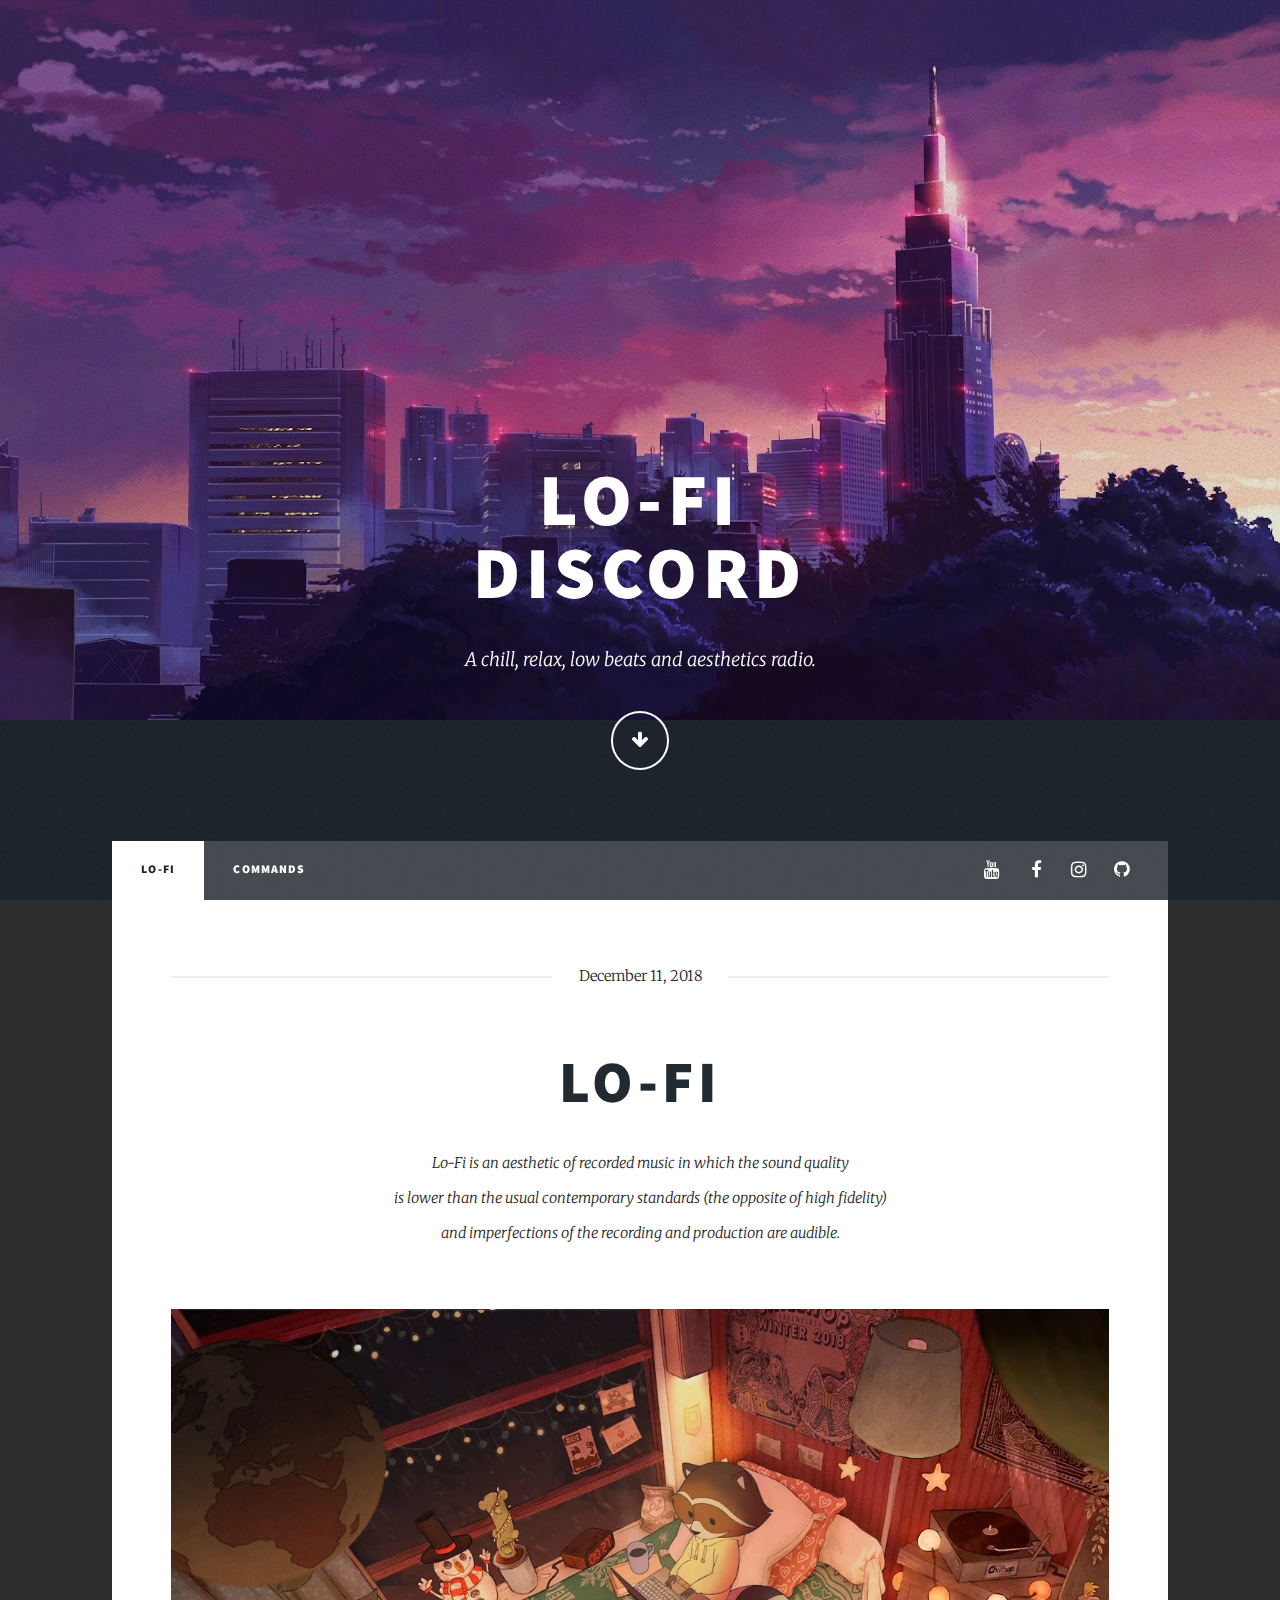
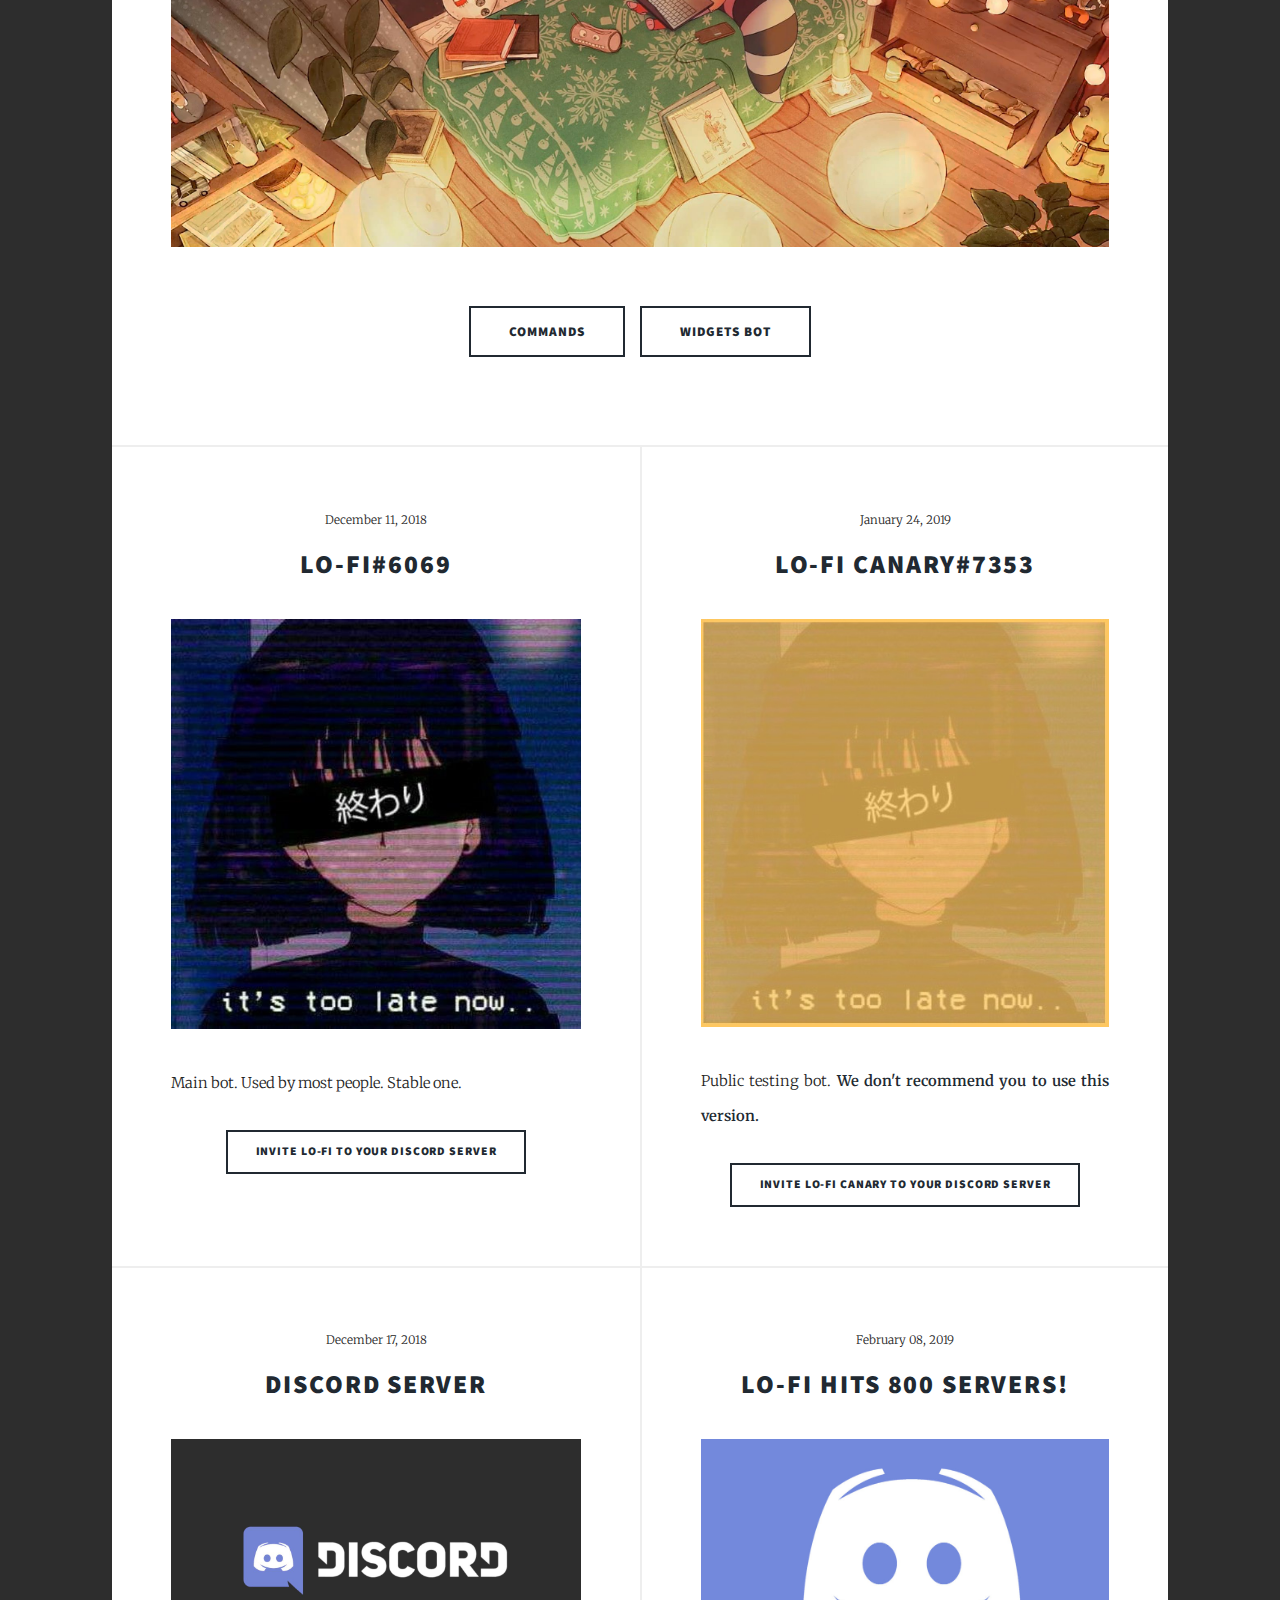
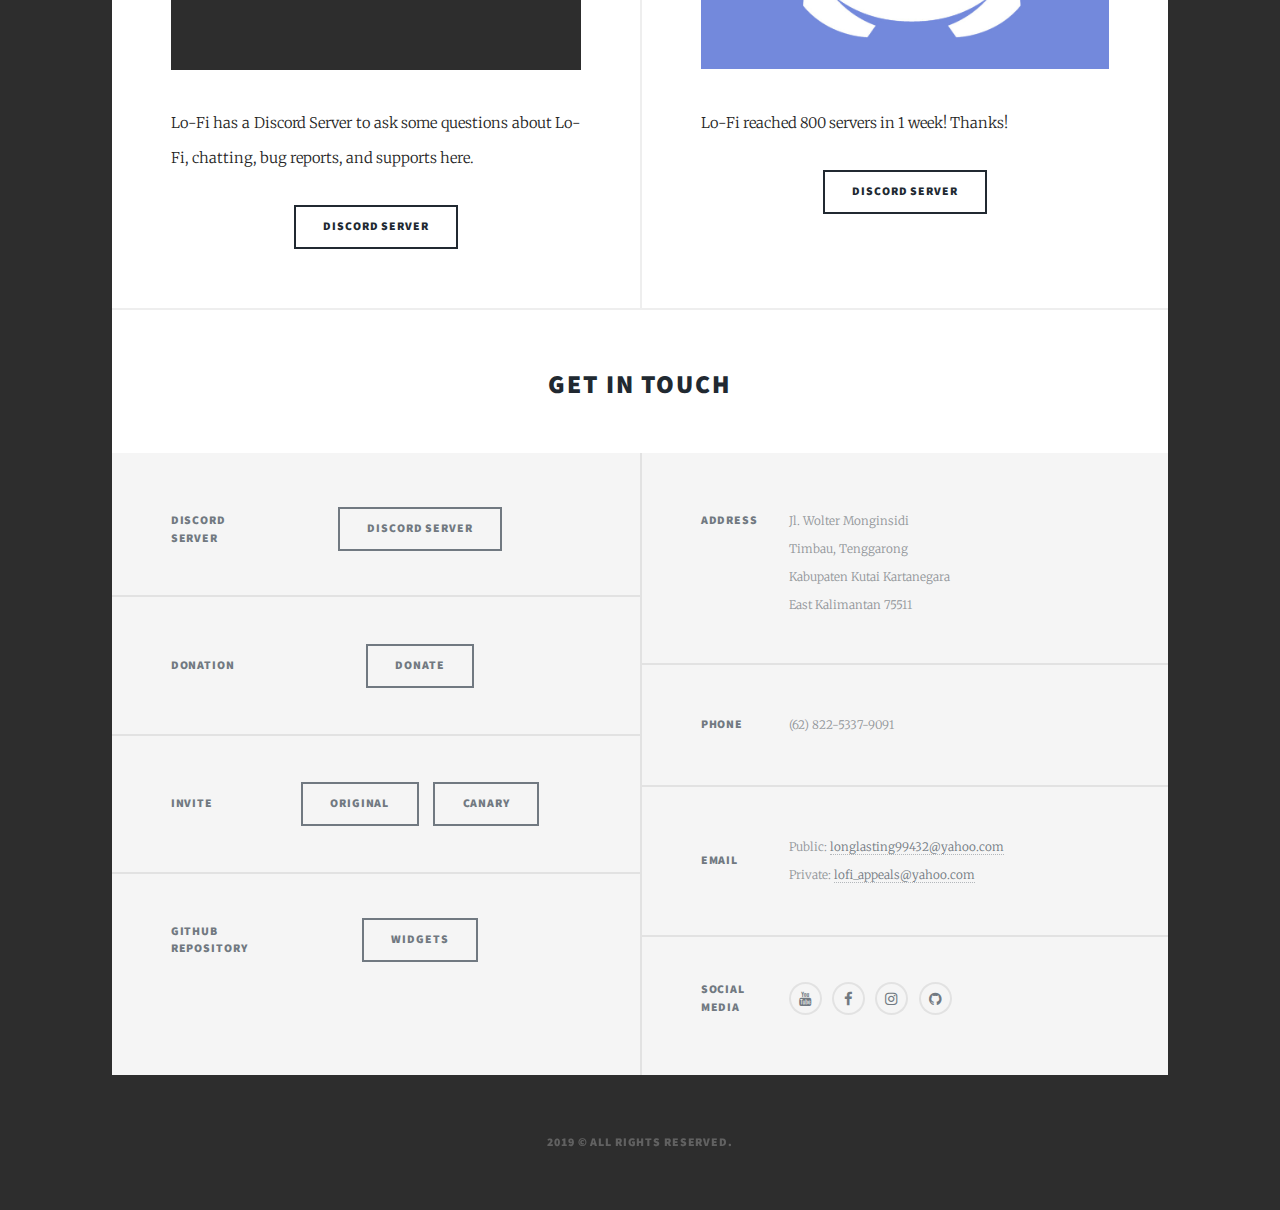
<file: index.html>
<!DOCTYPE HTML>
<!--
	Massively by HTML5 UP
	html5up.net | @ajlkn
	Free for personal and commercial use under the CCA 3.0 license (html5up.net/license)
-->
<html>
	<head>
		<title>Discord Chill</title>
    	<link rel="icon" href="https://cdn.glitch.com/f3a9f569-0986-488c-9ffa-2159d891cd83%2FLo-Fi.jpg?1548332086019">
		<meta charset="utf-8" />
		<meta name="viewport" content="width=device-width, initial-scale=1, user-scalable=no" />
		<meta http-equiv="X-UA-Compatible" content="ie=edge">
		<meta name="theme-color" content="#1D1D1D">
		<meta property="og:title" content="Lo-Fi">
		<meta property="og:type" content="website">
		<meta property="og:url" content="https://lofi-bot.glitch.me">
		<meta property="og:image" content="https://cdn.glitch.com/f3a9f569-0986-488c-9ffa-2159d891cd83%2FLo-Fi.jpg?1548332086019">
		<meta property="og:site_name" content="Discord Lo-Fi">
		<meta property="og:description" content="chill.">
		<meta charset="utf-8" />
		<link rel="stylesheet" href="assets/css/main.css" />
	</head>
	<body class="is-preload">

		<!-- Wrapper -->
			<div id="wrapper" class="fade-in">

				<!-- Intro -->
					<div id="intro">
						<h1>Lo-Fi<br />
						Discord</h1>
						<p>A chill, relax, low beats and aesthetics radio.</p>
						<ul class="actions">
							<li><a href="#header" class="button icon solo fa-arrow-down scrolly">Continue</a></li>
						</ul>
					</div>

				<!-- Header -->
					<header id="header">
						<a href="index.html" class="logo">Low Fidelity</a>
					</header>

				<!-- Nav -->
					<nav id="nav">
						<ul class="links">
							<li class="active"><a href="index.html">Lo-Fi</a></li>
							<li><a href="commands.html">Commands</a></li>
						</ul>
						<ul class="icons">
							<li><a href="https://www.youtube.com/channel/UCERzcKPcN9zjvMeJm0v89RA" class="icon alt fa-youtube"><span class="label">YouTube</span></a></li>
							<li><a href="https://www.facebook.com/ray2221" class="icon alt fa-facebook"><span class="label">Facebook</span></a></li>
							<li><a href="https://www.instagram.com/ray_2221" class="icon alt fa-instagram"><span class="label">Instagram</span></a></li>
							<li><a href="https://github.com/conver4y" class="icon alt fa-github"><span class="label">GitHub</span></a></li>
						</ul>
					</nav>

				<!-- Main -->
					<div id="main">

						<!-- Featured Post -->
							<article class="post featured">
								<header class="major">
									<span class="date">December 11, 2018</span>
									<h2>Lo-Fi</h2>
									<p>Lo-Fi is an aesthetic of recorded music in which the sound quality <br>
										is lower than the usual contemporary standards (the opposite of high fidelity) <br>
										and imperfections of the recording and production are audible.</p>
								</header>
								<a href="https://discordapp.com/oauth2/authorize?client_id=521995463369687040&permissions=36703232&scope=bot" class="image main"><img src="images/pic01.jpg" alt="" /></a>
								<ul class="actions special">
									<li><a href="commands.html" class="button large">Commands</a></li>
									<li><a href="https://github.com/conver4y/widget-fi" class="button large">Widgets Bot</a></li>
								</ul>
							</article>

						<!-- Posts -->
							<section class="posts">
								<article>
									<header>
										<span class="date">December 11, 2018</span>
										<h2>Lo-Fi#6069</h2>
									</header>
									<a href="https://discordapp.com/oauth2/authorize?client_id=521995463369687040&permissions=36703232&scope=bot" class="image fit"><img src="images/pic02.jpg" alt="" /></a>
									<p>Main bot. Used by most people. Stable one.</p>
									<ul class="actions special">
										<li><a href="https://discordapp.com/oauth2/authorize?client_id=521995463369687040&permissions=36703232&scope=bot" class="button">Invite Lo-Fi to your Discord Server</a></li>
									</ul>
								</article>

								<article>
									<header>
										<span class="date">January 24, 2019</span>
										<h2>Lo-Fi Canary#7353</h2>
									</header>
									<a href="https://discordapp.com/api/oauth2/authorize?client_id=537957211725627402&permissions=0&scope=bot" class="image fit"><img src="images/pic03.jpg" alt="" /></a>
									<p>Public testing bot. <strong>We don't recommend you to use this version.</strong></p>
									<ul class="actions special">
										<li><a href="https://discordapp.com/api/oauth2/authorize?client_id=537957211725627402&permissions=0&scope=bot" class="button">Invite Lo-Fi Canary to your Discord Server</a></li>
									</ul>
								</article>

								<article>
									<header>
										<span class="date">December 17, 2018</span>
										<h2>Discord Server</h2>
									</header>
									<a href="https://discord.gg/MyGH4YC" class="image fit"><img src="images/pic04.jpg" alt="" /></a>
									<p>Lo-Fi has a Discord Server to ask some questions about Lo-Fi, chatting, bug reports, and supports here.</p>
									<ul class="actions special">
										<li><a href="https://discord.gg/MyGH4YC" class="button">Discord Server</a></li>
									</ul>
								</article>
								
								<article>
									<header>
										<span class="date">February 08, 2019</span>
										<h2>Lo-Fi hits 800 servers!</h2>
									</header>
									<a href="https://discord.gg/MyGH4YC" class="image fit"><img src="images/pic05.jpg" alt="" /></a>
									<p>Lo-Fi reached 800 servers in 1 week! Thanks!</p>
									<ul class="actions special">
										<li><a href="https://discord.gg/MyGH4YC" class="button">Discord Server</a></li>
									</ul>
								</article>
							</section>

						<!-- Footer -->
							<footer>
								<h2>GET IN TOUCH</h2>
							</footer>

					</div>

				<!-- Footer -->
					<footer id="footer">
						<section class="split contact">
							<section class="alt">
								<h3>Discord Server</h3>
								<ul class="actions special">
									<li><a href="https://discord.gg/MyGH4YC" class="button">Discord Server</a></li>
								</ul>
							</section>
							<section>
								<h3>Donation</h3>
								<ul class="actions special">
									<li><a href="https://www.patreon.com/lo_fi" class="button">Donate</a></li>
								</ul>
							</section>
							<section>
								<h3>Invite</h3>
								<ul class="actions special">
									<li><a href="https://discordapp.com/api/oauth2/authorize?client_id=521995463369687040&permissions=36703232&scope=bot" class="button">Original</a></li>
									<li><a href="https://discordapp.com/api/oauth2/authorize?client_id=537957211725627402&permissions=36703232&scope=bot" class="button">Canary</a></li>
								</ul>
							</section>
							<section>
								<h3>GitHub Repository</h3>
								<ul class="actions special">
									<li><a href="https://github.com/conver4y/widget-fi" class="button">Widgets</a></li>
								</ul>
							</section>
						</section>

						<section class="split contact">
							<section class="alt">
								<h3>Address</h3>
								<p>Jl. Wolter Monginsidi<br />
								Timbau, Tenggarong<br>
								Kabupaten Kutai Kartanegara<br>
								East Kalimantan 75511
							</p>
							</section>
							<section>
								<h3>Phone</h3>
								<p>(62) 822-5337-9091</p>
							</section>
							<section>
								<h3>Email</h3>
								<p>Public: <a href="mailto:longlasting99432@yahoo.com">longlasting99432@yahoo.com</a><br>
									Private: <a href="mailto:lofi_appeals@yahoo.com">lofi_appeals@yahoo.com</a></p>
							</section>
							<section>
								<h3>Social <br>Media</h3>
								<ul class="icons alt">
									<li><a href="https://www.youtube.com/channel/UCERzcKPcN9zjvMeJm0v89RA" class="icon alt fa-youtube"><span class="label">YouTube</span></a></li>
									<li><a href="https://www.facebook.com/ray2221" class="icon alt fa-facebook"><span class="label">Facebook</span></a></li>
									<li><a href="https://www.instagram.com/ray_2221" class="icon alt fa-instagram"><span class="label">Instagram</span></a></li>
									<li><a href="https://github.com/imtoasted" class="icon alt fa-github"><span class="label">GitHub</span></a></li>
								</ul>
							</section>
						</section>
					</footer>

				<!-- Copyright -->
				<div id="copyright">
					<ul>
						<li>2019 &copy; All rights reserved. </li>
					</ul>
				</div>

			</div>

		<!-- Scripts -->
			<script src="assets/js/jquery.min.js"></script>
			<script src="assets/js/jquery.scrollex.min.js"></script>
			<script src="assets/js/jquery.scrolly.min.js"></script>
			<script src="assets/js/browser.min.js"></script>
			<script src="assets/js/breakpoints.min.js"></script>
			<script src="assets/js/util.js"></script>
			<script src="assets/js/main.js"></script>

	</body>
</html>
</file>
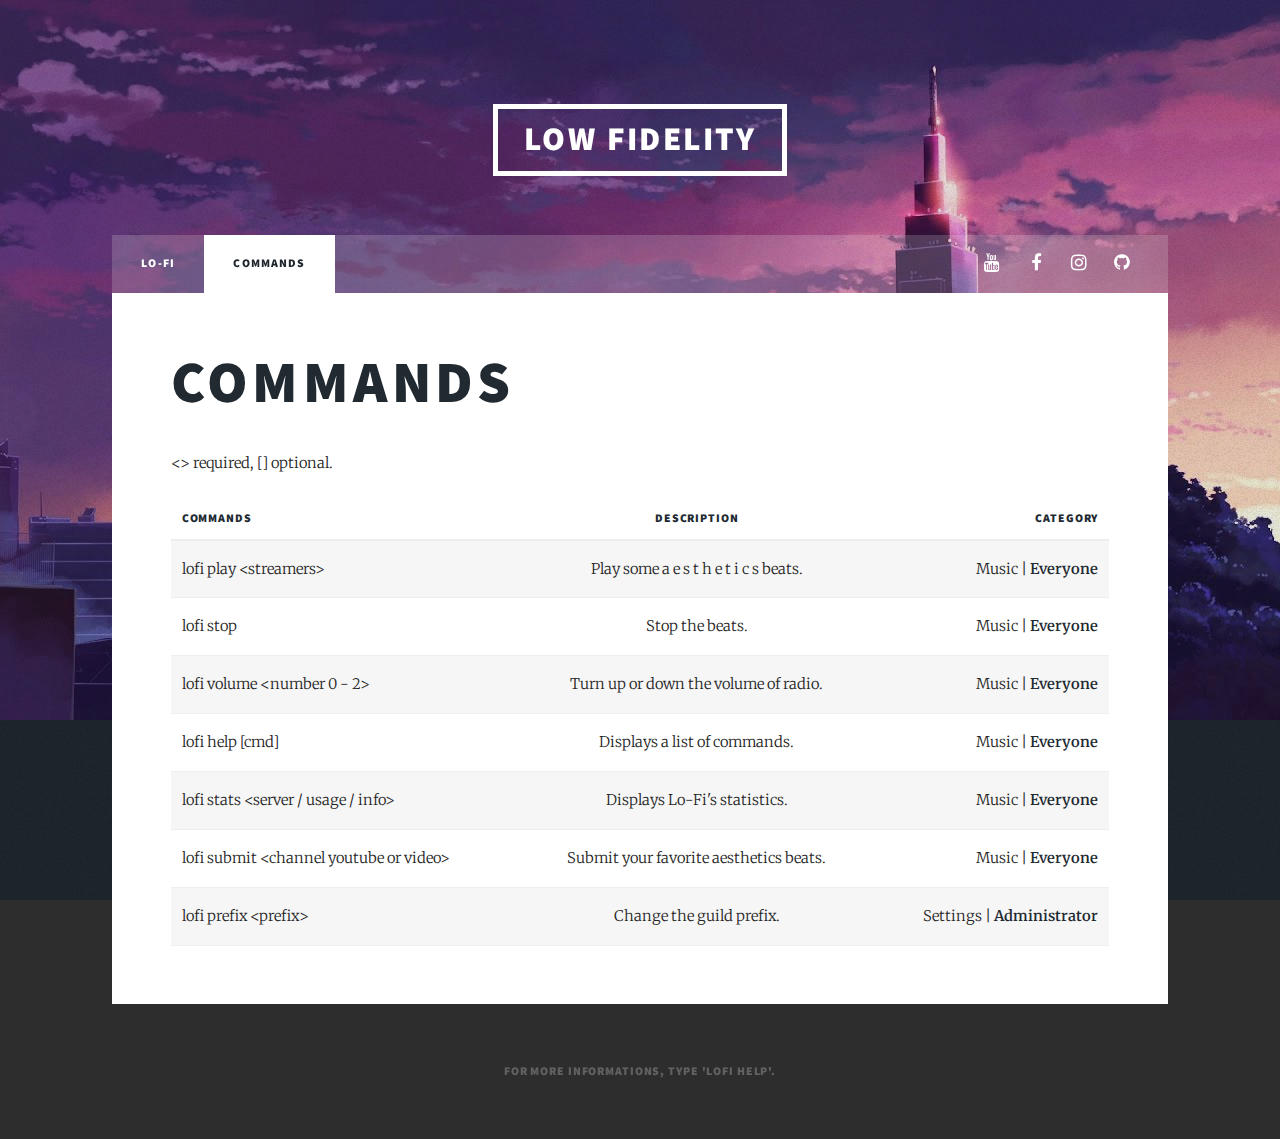
<file: commands.html>
<!DOCTYPE HTML>
<!--
	Massively by HTML5 UP
	html5up.net | @ajlkn
	Free for personal and commercial use under the CCA 3.0 license (html5up.net/license)
-->
<html>
	<head>
		<title>Discord Chill - Commands</title>
    	<link rel="icon" href="https://cdn.glitch.com/f3a9f569-0986-488c-9ffa-2159d891cd83%2FLo-Fi.jpg?1548332086019">
		<meta charset="utf-8" />
		<meta name="viewport" content="width=device-width, initial-scale=1, user-scalable=no" />
		<meta http-equiv="X-UA-Compatible" content="ie=edge">
		<meta name="theme-color" content="#1D1D1D">
		<meta property="og:title" content="Lo-Fi">
		<meta property="og:type" content="website">
		<meta property="og:url" content="https://lofi-bot.glitch.me">
		<meta property="og:image" content="https://cdn.glitch.com/f3a9f569-0986-488c-9ffa-2159d891cd83%2FLo-Fi.jpg?1548332086019">
		<meta property="og:site_name" content="Discord Lo-Fi">
		<meta property="og:description" content="chill.">
		<meta charset="utf-8" />
		<link rel="stylesheet" href="assets/css/main.css" />
	</head>
	<body class="is-preload">

		<!-- Wrapper -->
			<div id="wrapper" class="fade-in">

				<!-- Header -->
				<header id="header">
					<a href="index.html" class="logo">Low Fidelity</a>
				</header>

			<!-- Nav -->
				<nav id="nav">
					<ul class="links">
						<li><a href="index.html">Lo-Fi</a></li>
						<li class="active"><a href="commands.html">Commands</a></li>
					</ul>
					<ul class="icons">
						<li><a href="https://www.youtube.com/channel/UCERzcKPcN9zjvMeJm0v89RA" class="icon alt fa-youtube"><span class="label">YouTube</span></a></li>
						<li><a href="https://www.facebook.com/ray2221" class="icon alt fa-facebook"><span class="label">Facebook</span></a></li>
						<li><a href="https://www.instagram.com/ray_2221" class="icon alt fa-instagram"><span class="label">Instagram</span></a></li>
						<li><a href="https://github.com/conver4y" class="icon alt fa-github"><span class="label">GitHub</span></a></li>
					</ul>
				</nav>

				<!-- Main -->
				<section id="main" class="wrapper">
					<div class="inner">
						<div class="content">
	
						<!-- Elements -->
							<div class="row">
								<div class="col-12 col-12-medium">
	
									<h1>Commands</h1>
					<p>&lt;&gt; required, [] optional.</p>
									<div class="table-wrapper">
										<table>
											<thead>
												<tr>
													<th style="text-align:left">Commands</th>
													<th style="text-align:center">Description</th>
							<th style="text-align:right">Category</th>
												</tr>
											</thead>
											<tbody>
												<tr>
													<td align="left">lofi play &lt;streamers&gt;</td>
													<td align="center">Play some a e s t h e t i c s beats.</td>
							<td align="right"><bold>Music</bold> | <strong>Everyone</strong></td>
												</tr>
												<tr>
													<td align="left">lofi stop</td>
													<td align="center">Stop the beats.</td>
							<td align="right"><bold>Music</bold> | <strong>Everyone</strong></td>
												</tr>
						  <tr>
													<td align="left">lofi volume &lt;number 0 - 2&gt;</td>
													<td align="center">Turn up or down the volume of radio.</td>
							<td align="right"><bold>Music</bold> | <strong>Everyone</strong></td>
												</tr>
												<tr>
													<td align="left">lofi help [cmd]</td>
													<td align="center">Displays a list of commands.</td>
							<td align="right"><bold>Music</bold> | <strong>Everyone</strong></td>
												</tr>
												<tr>
													<td align="left">lofi stats &lt;server / usage / info&gt;</td>
													<td align="center">Displays Lo-Fi's statistics.</td>
							<td align="right"><bold>Music</bold> | <strong>Everyone</strong></td>
												</tr>
												<tr>
													<td align="left">lofi submit &lt;channel youtube or video&gt;</td>
													<td align="center">Submit your favorite aesthetics beats.</td>
							<td align="right"><bold>Music</bold> | <strong>Everyone</strong></td>
												</tr>
						  <tr>
													<td align="left">lofi prefix &lt;prefix&gt;</td>
													<td align="center">Change the guild prefix.</td>
							<td align="right"><bold>Settings</bold> | <strong>Administrator</strong></td>
												</tr>
											</tbody>
										</table>
									</div>
									</div>
									</div>
									</div>
									</section>
			</div>

				<!-- Copyright -->
					<div id="copyright">
						<ul>
								<li>For more informations, type 'lofi help'.</li>
						</ul>
					</div>

			</div>

		<!-- Scripts -->
			<script src="assets/js/jquery.min.js"></script>
			<script src="assets/js/jquery.scrollex.min.js"></script>
			<script src="assets/js/jquery.scrolly.min.js"></script>
			<script src="assets/js/browser.min.js"></script>
			<script src="assets/js/breakpoints.min.js"></script>
			<script src="assets/js/util.js"></script>
			<script src="assets/js/main.js"></script>

	</body>
</html>
</file>
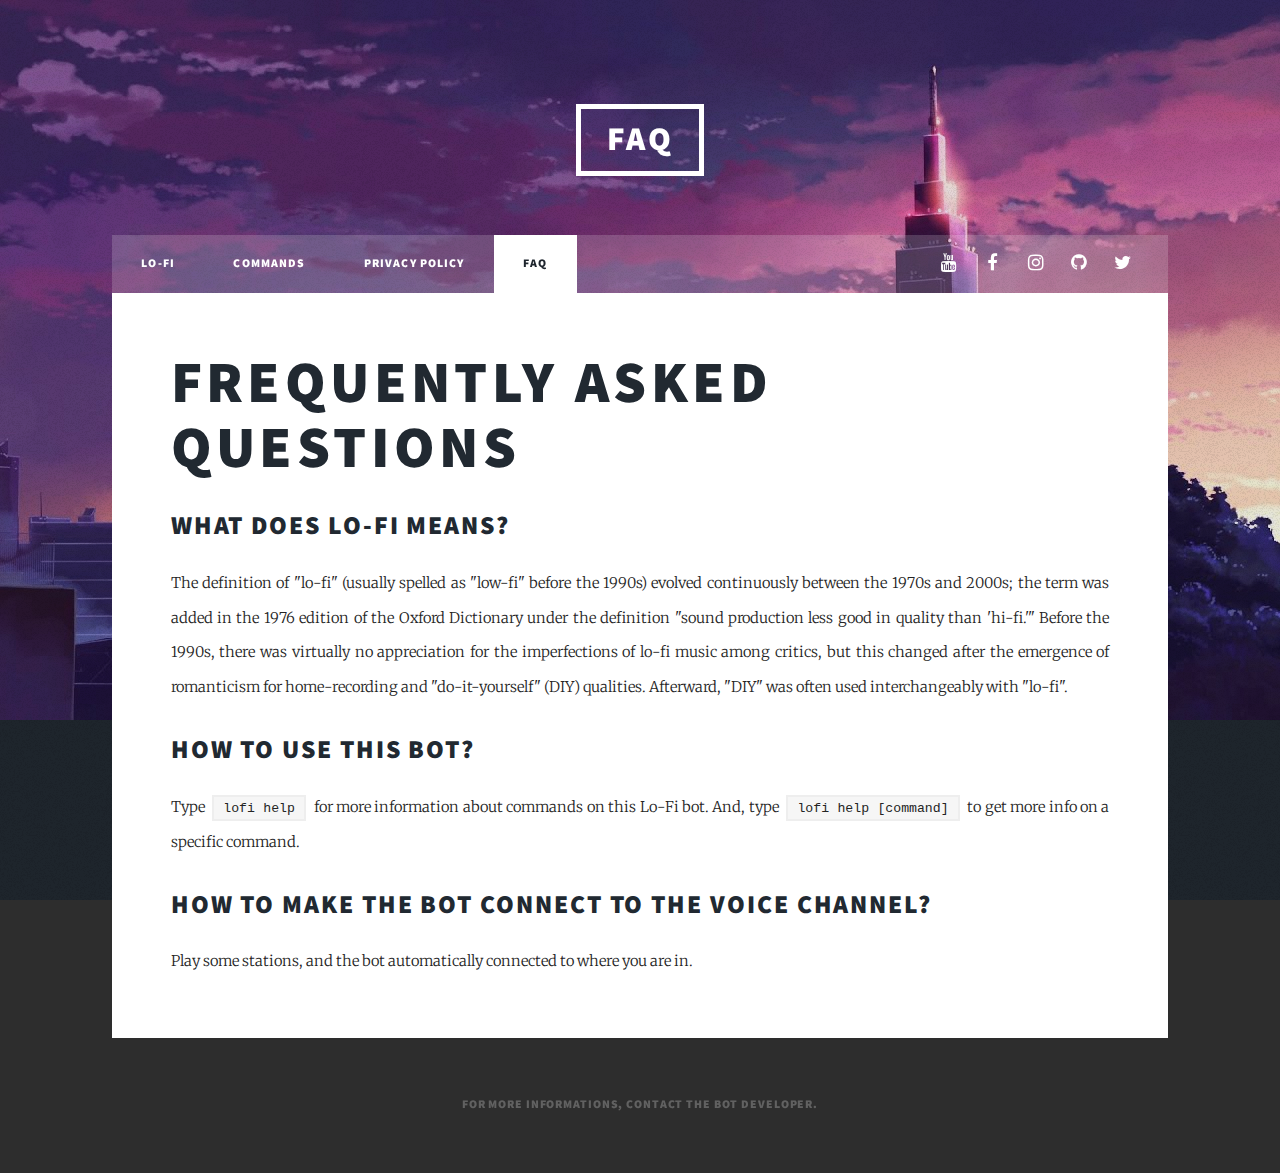
<file: faq.html>
<!DOCTYPE HTML>
<!--
	Massively by HTML5 UP
	html5up.net | @ajlkn
	Free for personal and commercial use under the CCA 3.0 license (html5up.net/license)
-->
<html>
	<head>
		<title>Discord Chill - FAQ</title>
    	<link rel="icon" href="https://cdn.discordapp.com/avatars/521995463369687040/22441a52dff61bbbe08b62db1bbfab28.jpg?size=2048">
		<meta charset="utf-8" />
		<meta name="viewport" content="width=device-width, initial-scale=1, user-scalable=no" />
		<meta http-equiv="X-UA-Compatible" content="ie=edge">
		<meta name="theme-color" content="#1D1D1D">
		<meta property="og:title" content="Lo-Fi">
		<meta property="og:type" content="website">
		<meta property="og:url" content="https://lofi-bot.glitch.me">
		<meta property="og:image" content="https://cdn.discordapp.com/avatars/521995463369687040/22441a52dff61bbbe08b62db1bbfab28.jpg?size=2048">
		<meta property="og:site_name" content="Discord Lo-Fi">
		<meta property="og:description" content="Frequently Asked Question">
		<meta charset="utf-8" />
		<link rel="stylesheet" href="assets/css/main.css" />
	</head>
	<body class="is-preload">

		<!-- Wrapper -->
			<div id="wrapper" class="fade-in">

				<!-- Header -->
				<header id="header">
					<a href="index.html" class="logo">FAQ</a>
				</header>

			<!-- Nav -->
				<nav id="nav">
					<ul class="links">
						<li><a href="index.html">Lo-Fi</a></li>
						<li><a href="commands.html">Commands</a></li>
            <li><a href="policy.html">Privacy Policy</a></li>
            <li class="active"><a href="faq.html">FAQ</a></li>
					</ul>
					<ul class="icons">
						<li><a href="https://www.youtube.com/channel/UCERzcKPcN9zjvMeJm0v89RA" class="icon alt fa-youtube"><span class="label">YouTube</span></a></li>
						<li><a href="https://www.facebook.com/ray2221" class="icon alt fa-facebook"><span class="label">Facebook</span></a></li>
						<li><a href="https://www.instagram.com/ray_2221" class="icon alt fa-instagram"><span class="label">Instagram</span></a></li>
						<li><a href="https://github.com/conver4y" class="icon alt fa-github"><span class="label">GitHub</span></a></li>
            <li><a href="https://twitter.com/r_____a_____y" class="icon alt fa-twitter"><span class="label">Twitter</span></a></li>
					</ul>
				</nav>

				<!-- Main -->
				<section id="main" class="wrapper">
					<div class="inner">
						<div class="content">
	
						<!-- Elements -->
							<div class="row">
								<div class="col-12 col-12-medium">
                  
                  <h1>Frequently Asked Questions</h1>
                  <h2>What does Lo-Fi means?</h2>
                  <p>
                    The definition of "lo-fi" (usually spelled as "low-fi" before the 1990s) evolved continuously between the 1970s and 2000s; the term was added in the 1976 edition of the Oxford Dictionary under the definition "sound production less good in quality than 'hi-fi.'" Before the 1990s, there was virtually no appreciation for the imperfections of lo-fi music among critics, but this changed after the emergence of romanticism for home-recording and "do-it-yourself" (DIY) qualities. Afterward, "DIY" was often used interchangeably with "lo-fi".
                  </p>
                  
                  <h2>How To Use this bot?</h2>
                  <p>
                  Type <code>lofi help</code> for more information about commands on this Lo-Fi bot. And, type <code>lofi help [command]</code> to get more info on a specific command.
                  </p>
                  
                  <h2>How To Make the Bot Connect to the Voice Channel?</h2>
                  <p>
                    Play some stations, and the bot automatically connected to where you are in.
                  </p>
									
									</div>
									</div>
									</div>
									</div>
									</section>
			</div>

				<!-- Copyright -->
					<div id="copyright">
						<ul>
								<li>For more informations, contact the Bot Developer.</li>
						</ul>
					</div>

		<!-- Scripts -->
			<script src="assets/js/jquery.min.js"></script>
			<script src="assets/js/jquery.scrollex.min.js"></script>
			<script src="assets/js/jquery.scrolly.min.js"></script>
			<script src="assets/js/browser.min.js"></script>
			<script src="assets/js/breakpoints.min.js"></script>
			<script src="assets/js/util.js"></script>
			<script src="assets/js/main.js"></script>

	</body>
</html>
</file>
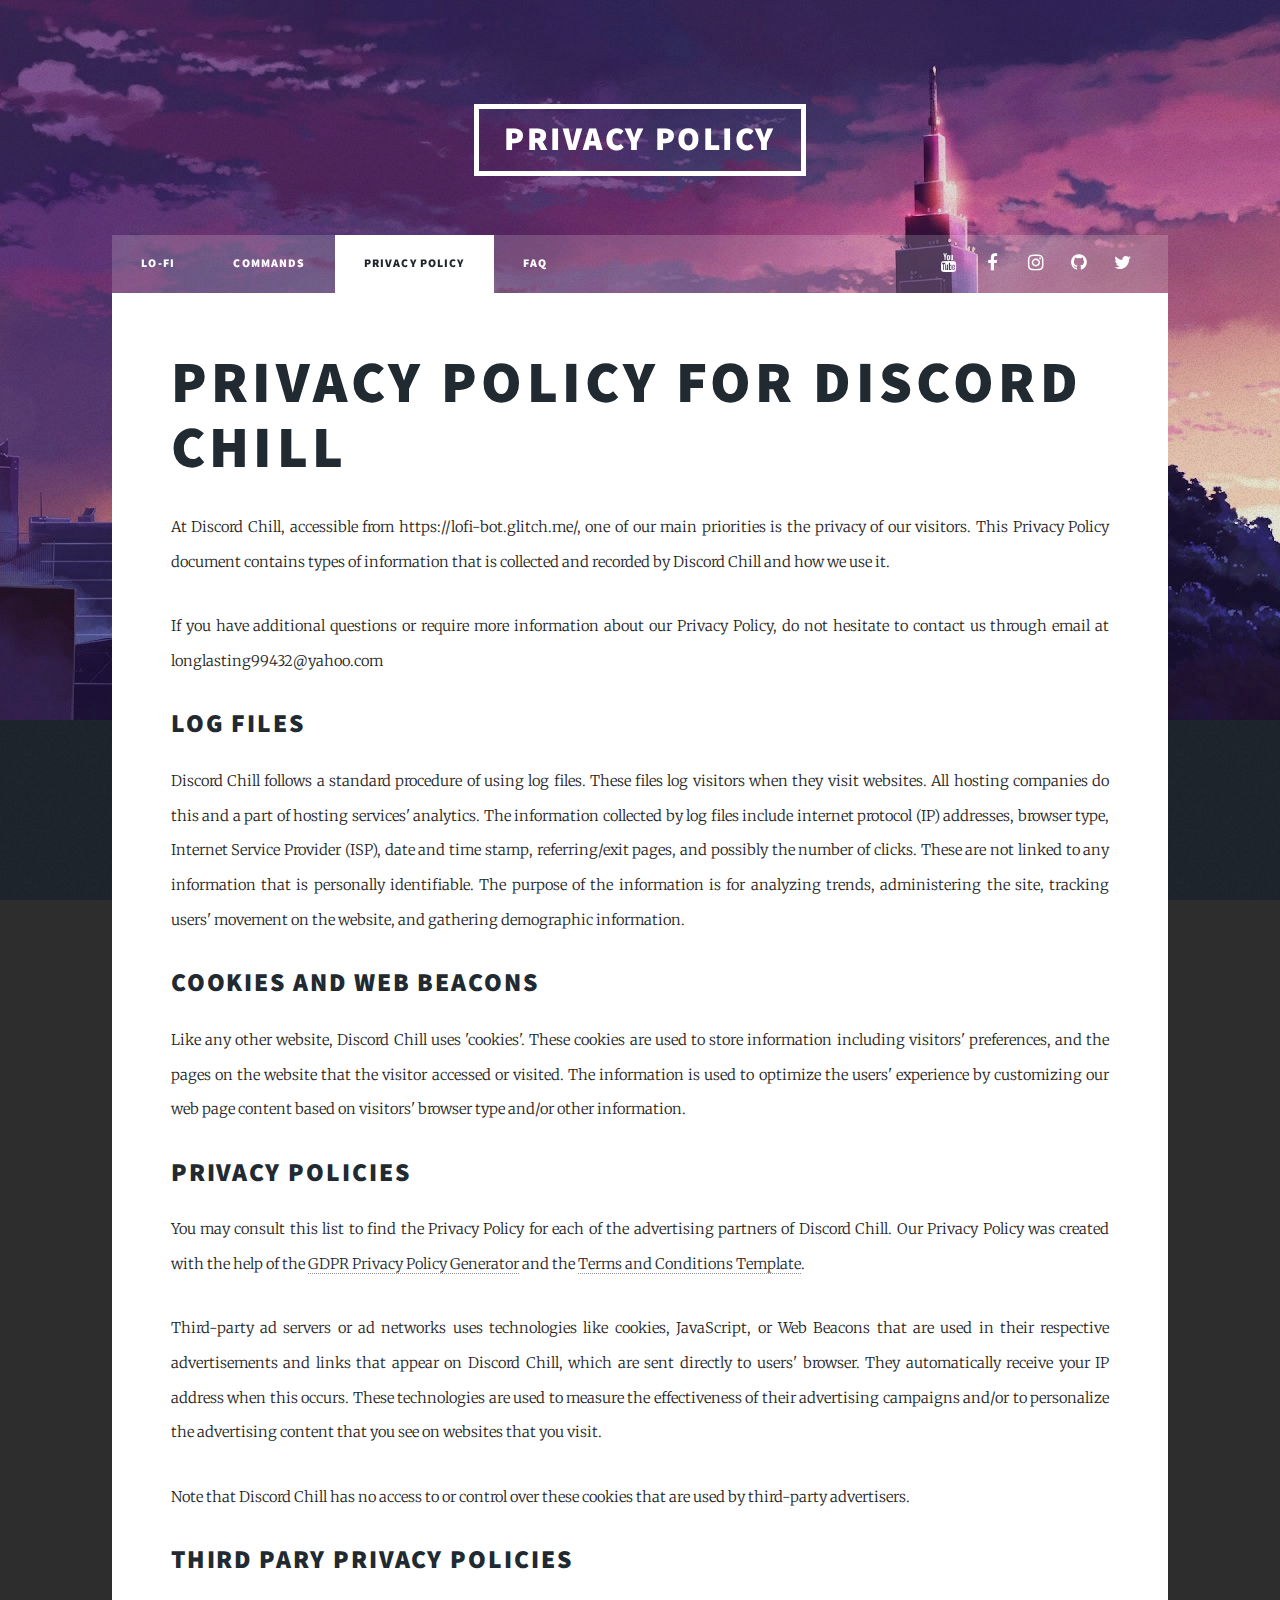
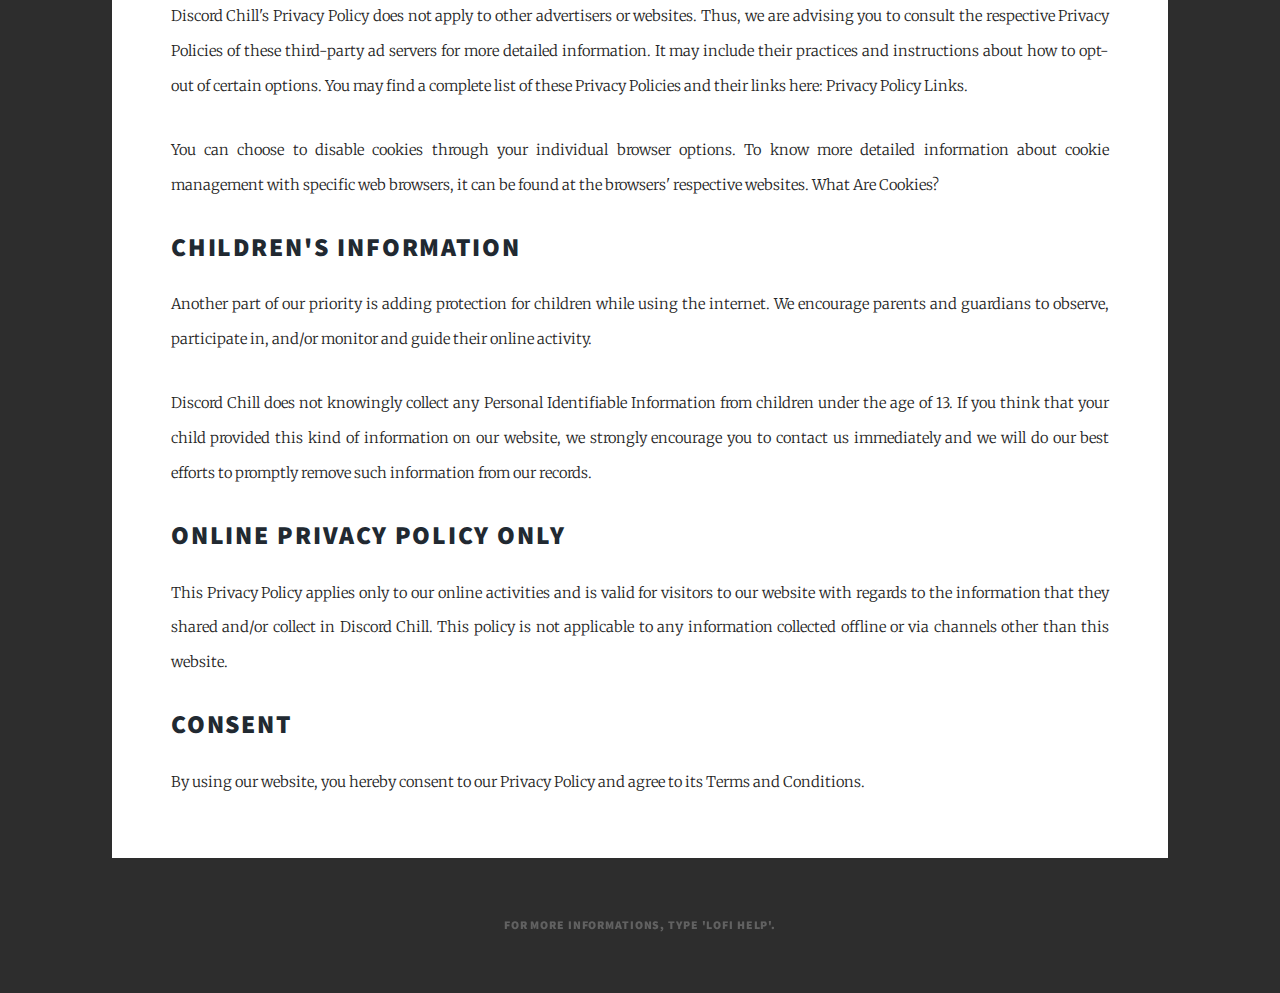
<file: policy.html>
<!DOCTYPE HTML>
<!--
	Massively by HTML5 UP
	html5up.net | @ajlkn
	Free for personal and commercial use under the CCA 3.0 license (html5up.net/license)
-->
<html>
	<head>
		<title>Privacy Policy</title>
    	<link rel="icon" href="https://cdn.discordapp.com/avatars/521995463369687040/22441a52dff61bbbe08b62db1bbfab28.jpg?size=2048">
		<meta charset="utf-8" />
		<meta name="viewport" content="width=device-width, initial-scale=1, user-scalable=no" />
		<meta http-equiv="X-UA-Compatible" content="ie=edge">
		<meta name="theme-color" content="#1D1D1D">
		<meta property="og:title" content="Lo-Fi">
		<meta property="og:type" content="website">
		<meta property="og:url" content="https://lofi-bot.glitch.me">
		<meta property="og:image" content="https://cdn.discordapp.com/avatars/521995463369687040/22441a52dff61bbbe08b62db1bbfab28.jpg?size=2048">
		<meta property="og:site_name" content="Discord Lo-Fi">
		<meta property="og:description" content="Privacy Policy">
		<meta charset="utf-8" />
		<link rel="stylesheet" href="assets/css/main.css" />
	</head>
	<body class="is-preload">

		<!-- Wrapper -->
			<div id="wrapper" class="fade-in">

				<!-- Header -->
				<header id="header">
					<a href="index.html" class="logo">Privacy Policy</a>
				</header>

			<!-- Nav -->
				<nav id="nav">
					<ul class="links">
						<li><a href="index.html">Lo-Fi</a></li>
						<li><a href="commands.html">Commands</a></li>
            <li class="active"><a href="policy.html">Privacy Policy</a></li>
            <li><a href="faq.html">FAQ</a></li>
					</ul>
					<ul class="icons">
						<li><a href="https://www.youtube.com/channel/UCERzcKPcN9zjvMeJm0v89RA" class="icon alt fa-youtube"><span class="label">YouTube</span></a></li>
						<li><a href="https://www.facebook.com/ray2221" class="icon alt fa-facebook"><span class="label">Facebook</span></a></li>
						<li><a href="https://www.instagram.com/ray_2221" class="icon alt fa-instagram"><span class="label">Instagram</span></a></li>
						<li><a href="https://github.com/conver4y" class="icon alt fa-github"><span class="label">GitHub</span></a></li>
            <li><a href="https://twitter.com/r_____a_____y" class="icon alt fa-twitter"><span class="label">Twitter</span></a></li>
					</ul>
				</nav>

				<!-- Main -->
				<section id="main" class="wrapper">
					<div class="inner">
						<div class="content">
	
						<!-- Elements -->
							<div class="row">
								<div class="col-12 col-12-medium">
                  
                  <h1>Privacy Policy for Discord Chill</h1>

<p>At Discord Chill, accessible from https://lofi-bot.glitch.me/, one of our main priorities is the privacy of our visitors. This Privacy Policy document contains types of information that is collected and recorded by Discord Chill and how we use it.</p>

<p>If you have additional questions or require more information about our Privacy Policy, do not hesitate to contact us through email at longlasting99432@yahoo.com</p>

<h2>Log Files</h2>

<p>Discord Chill follows a standard procedure of using log files. These files log visitors when they visit websites. All hosting companies do this and a part of hosting services' analytics. The information collected by log files include internet protocol (IP) addresses, browser type, Internet Service Provider (ISP), date and time stamp, referring/exit pages, and possibly the number of clicks. These are not linked to any information that is personally identifiable. The purpose of the information is for analyzing trends, administering the site, tracking users' movement on the website, and gathering demographic information.</p>

<h2>Cookies and Web Beacons</h2>

<p>Like any other website, Discord Chill uses 'cookies'. These cookies are used to store information including visitors' preferences, and the pages on the website that the visitor accessed or visited. The information is used to optimize the users' experience by customizing our web page content based on visitors' browser type and/or other information.</p>



<h2>Privacy Policies</h2>

<p>You may consult this list to find the Privacy Policy for each of the advertising partners of Discord Chill. Our Privacy Policy was created with the help of the <a href="https://privacypolicygenerator.info">GDPR Privacy Policy Generator</a> and the <a href="https://termsandconditionstemplate.net">Terms and Conditions Template</a>.</p>

<p>Third-party ad servers or ad networks uses technologies like cookies, JavaScript, or Web Beacons that are used in their respective advertisements and links that appear on Discord Chill, which are sent directly to users' browser. They automatically receive your IP address when this occurs. These technologies are used to measure the effectiveness of their advertising campaigns and/or to personalize the advertising content that you see on websites that you visit.</p>

<p>Note that Discord Chill has no access to or control over these cookies that are used by third-party advertisers.</p>

<h2>Third Pary Privacy Policies</h2>

<p>Discord Chill's Privacy Policy does not apply to other advertisers or websites. Thus, we are advising you to consult the respective Privacy Policies of these third-party ad servers for more detailed information. It may include their practices and instructions about how to opt-out of certain options. You may find a complete list of these Privacy Policies and their links here: Privacy Policy Links.</p>

<p>You can choose to disable cookies through your individual browser options. To know more detailed information about cookie management with specific web browsers, it can be found at the browsers' respective websites. What Are Cookies?</p>

<h2>Children's Information</h2>

<p>Another part of our priority is adding protection for children while using the internet. We encourage parents and guardians to observe, participate in, and/or monitor and guide their online activity.</p>

<p>Discord Chill does not knowingly collect any Personal Identifiable Information from children under the age of 13. If you think that your child provided this kind of information on our website, we strongly encourage you to contact us immediately and we will do our best efforts to promptly remove such information from our records.</p>

<h2>Online Privacy Policy Only</h2>

<p>This Privacy Policy applies only to our online activities and is valid for visitors to our website with regards to the information that they shared and/or collect in Discord Chill. This policy is not applicable to any information collected offline or via channels other than this website.</p>

<h2>Consent</h2>

<p>By using our website, you hereby consent to our Privacy Policy and agree to its Terms and Conditions.</p>
	
									
									</div>
									</div>
									</div>
									</div>
									</section>
			</div>

				<!-- Copyright -->
					<div id="copyright">
						<ul>
								<li>For more informations, type 'lofi help'.</li>
						</ul>
					</div>

		<!-- Scripts -->
			<script src="assets/js/jquery.min.js"></script>
			<script src="assets/js/jquery.scrollex.min.js"></script>
			<script src="assets/js/jquery.scrolly.min.js"></script>
			<script src="assets/js/browser.min.js"></script>
			<script src="assets/js/breakpoints.min.js"></script>
			<script src="assets/js/util.js"></script>
			<script src="assets/js/main.js"></script>

	</body>
</html>
</file>
<file: assets/css/main.css>
@import url(font-awesome.min.css);
@import url("https://fonts.googleapis.com/css?family=Merriweather:300,700,300italic,700italic|Source+Sans+Pro:900");

/*
	Massively by HTML5 UP
	html5up.net | @ajlkn
	Free for personal and commercial use under the CCA 3.0 license (html5up.net/license)
*/

::selection {
    color: #7289DA;
    background: #00000040;
}
  ::-webkit-scrollbar-track {
    background-color: #242424;
}
  ::-webkit-scrollbar-thumb {
    background-color: #7289DA;
    border-radius: 0px;
}
  ::-webkit-scrollbar {
    width: 10px;
}

html, body, div, span, applet, object,
iframe, h1, h2, h3, h4, h5, h6, p, blockquote,
pre, a, abbr, acronym, address, big, cite,
code, del, dfn, em, img, ins, kbd, q, s, samp,
small, strike, strong, sub, sup, tt, var, b,
u, i, center, dl, dt, dd, ol, ul, li, fieldset,
form, label, legend, table, caption, tbody,
tfoot, thead, tr, th, td, article, aside,
canvas, details, embed, figure, figcaption,
footer, header, hgroup, menu, nav, output, ruby,
section, summary, time, mark, audio, video {
	margin: 0;
	padding: 0;
	border: 0;
	font-size: 100%;
	font: inherit;
	vertical-align: baseline;}

article, aside, details, figcaption, figure,
footer, header, hgroup, menu, nav, section {
	display: block;}

body {
	line-height: 1;
}

ol, ul {
	list-style: none;
}

blockquote, q {
	quotes: none;
}

	blockquote:before, blockquote:after, q:before, q:after {
		content: '';
		content: none;
	}

table {
	border-collapse: collapse;
	border-spacing: 0;
}

body {
	-webkit-text-size-adjust: none;
}

mark {
	background-color: transparent;
	color: inherit;
}

input::-moz-focus-inner {
	border: 0;
	padding: 0;
}

input, select, textarea {
	-moz-appearance: none;
	-webkit-appearance: none;
	-ms-appearance: none;
	appearance: none;
}

/* Basic */

	@-ms-viewport {
		width: device-width;
	}

	body {
		-ms-overflow-style: scrollbar;
	}

	@media screen and (max-width: 480px) {

		html, body {
			min-width: 320px;
		}

	}

	html {
		box-sizing: border-box;
	}

	*, *:before, *:after {
		box-sizing: inherit;
	}

	body {
		background-color: #2d2d2d;
	}

		body.is-preload *, body.is-preload *:before, body.is-preload *:after {
			-moz-animation: none !important;
			-webkit-animation: none !important;
			-ms-animation: none !important;
			animation: none !important;
			-moz-transition: none !important;
			-webkit-transition: none !important;
			-ms-transition: none !important;
			transition: none !important;
		}

/* Type */

	html {
		font-size: 16pt;
	}

		@media screen and (max-width: 1680px) {

			html {
				font-size: 12pt;
			}

		}

		@media screen and (max-width: 1280px) {

			html {
				font-size: 11pt;
			}

		}

		@media screen and (max-width: 360px) {

			html {
				font-size: 10pt;
			}

		}

	body {
		color: #242424;
	}

	body, input, select, textarea {
		font-family: "Merriweather", Georgia, serif;
		font-weight: 300;
		font-size: 1rem;
		line-height: 2.375;
	}

	a {
		-moz-transition: color 0.2s ease-in-out, background-color 0.2s ease-in-out, border-color 0.2s ease-in-out, box-shadow 0.2s ease-in-out;
		-webkit-transition: color 0.2s ease-in-out, background-color 0.2s ease-in-out, border-color 0.2s ease-in-out, box-shadow 0.2s ease-in-out;
		-ms-transition: color 0.2s ease-in-out, background-color 0.2s ease-in-out, border-color 0.2s ease-in-out, box-shadow 0.2s ease-in-out;
		transition: color 0.2s ease-in-out, background-color 0.2s ease-in-out, border-color 0.2s ease-in-out, box-shadow 0.2s ease-in-out;
		border-bottom: dotted 1px;
		text-decoration: none;
	}

		a:hover {
			border-bottom-color: transparent;
		}

	strong, b {
		font-weight: 600;
	}

	em, i {
		font-style: italic;
	}

	p {
		text-align: justify;
		margin: 0 0 2rem 0;
	}

	h1, h2, h3, h4, h5, h6 {
		font-family: "Source Sans Pro", Helvetica, sans-serif;
		font-weight: 900;
		line-height: 1.5;
		letter-spacing: 0.075em;
		text-transform: uppercase;
		margin: 0 0 1rem 0;
	}

		h1 a, h2 a, h3 a, h4 a, h5 a, h6 a {
			border-bottom: 0;
			color: inherit;
			text-decoration: none;
		}

	h1 {
		font-size: 4rem;
		line-height: 1.1;
		margin: 0 0 2rem 0;
	}

	h2 {
		font-size: 1.75rem;
		line-height: 1.3;
		margin: 0 0 1.5rem 0;
	}

	h3 {
		font-size: 1.25rem;
		margin: 0 0 1.5rem 0;
	}

	h4 {
		font-size: 1rem;
	}

	h5 {
		font-size: 0.9rem;
	}

	h6 {
		font-size: 0.8rem;
	}

	sub {
		font-size: 0.8rem;
		position: relative;
		top: 0.5rem;
	}

	sup {
		font-size: 0.8rem;
		position: relative;
		top: -0.5rem;
	}

	blockquote {
		border-left: solid 4px;
		font-style: italic;
		margin: 0 0 2rem 0;
		padding: 0.5rem 0 0.5rem 2rem;
	}

	code {
		border: solid 2px;
		font-family: "Courier New", monospace;
		font-size: 0.9rem;
		margin: 0 0.25rem;
		padding: 0.25rem 0.65rem;
	}

	pre {
		-webkit-overflow-scrolling: touch;
		font-family: "Courier New", monospace;
		font-size: 0.9rem;
		margin: 0 0 2rem 0;
	}

		pre code {
			display: block;
			line-height: 1.75;
			padding: 1rem 1.5rem;
			overflow-x: auto;
		}

	hr {
		border: 0;
		border-bottom: solid 2px;
		margin: 3rem 0;
	}

		hr.major {
			margin: 5rem 0;
		}

	.align-left {
		text-align: left;
	}

	.align-center {
		text-align: center;
	}

	.align-right {
		text-align: right;
	}

	input, select, textarea {
		color: #212931;
	}

	a {
		color: #212931;
		border-bottom-color: rgba(33, 41, 49, 0.5);
	}

		a:hover {
			border-bottom-color: transparent;
			color: #18bfef !important;
		}

	strong, b {
		color: #212931;
	}

	h1, h2, h3, h4, h5, h6 {
		color: #212931;
	}

	blockquote {
		border-left-color: #eeeeee;
	}

	code {
		background: rgba(220, 220, 220, 0.25);
		border-color: #eeeeee;
	}

	hr {
		border-bottom-color: #eeeeee;
	}

/* Row */

	.row {
		display: flex;
		flex-wrap: wrap;
		box-sizing: border-box;
		align-items: stretch;
	}

		.row > * {
			box-sizing: border-box;
		}

		.row.gtr-uniform > * > :last-child {
			margin-bottom: 0;
		}

		.row.aln-left {
			justify-content: flex-start;
		}

		.row.aln-center {
			justify-content: center;
		}

		.row.aln-right {
			justify-content: flex-end;
		}

		.row.aln-top {
			align-items: flex-start;
		}

		.row.aln-middle {
			align-items: center;
		}

		.row.aln-bottom {
			align-items: flex-end;
		}

		.row > .imp {
			order: -1;
		}

		.row > .col-1 {
			width: 8.3333333333%;
		}

		.row > .off-1 {
			margin-left: 8.3333333333%;
		}

		.row > .col-2 {
			width: 16.6666666667%;
		}

		.row > .off-2 {
			margin-left: 16.6666666667%;
		}

		.row > .col-3 {
			width: 25%;
		}

		.row > .off-3 {
			margin-left: 25%;
		}

		.row > .col-4 {
			width: 33.3333333333%;
		}

		.row > .off-4 {
			margin-left: 33.3333333333%;
		}

		.row > .col-5 {
			width: 41.6666666667%;
		}

		.row > .off-5 {
			margin-left: 41.6666666667%;
		}

		.row > .col-6 {
			width: 50%;
		}

		.row > .off-6 {
			margin-left: 50%;
		}

		.row > .col-7 {
			width: 58.3333333333%;
		}

		.row > .off-7 {
			margin-left: 58.3333333333%;
		}

		.row > .col-8 {
			width: 66.6666666667%;
		}

		.row > .off-8 {
			margin-left: 66.6666666667%;
		}

		.row > .col-9 {
			width: 75%;
		}

		.row > .off-9 {
			margin-left: 75%;
		}

		.row > .col-10 {
			width: 83.3333333333%;
		}

		.row > .off-10 {
			margin-left: 83.3333333333%;
		}

		.row > .col-11 {
			width: 91.6666666667%;
		}

		.row > .off-11 {
			margin-left: 91.6666666667%;
		}

		.row > .col-12 {
			width: 100%;
		}

		.row > .off-12 {
			margin-left: 100%;
		}

		.row.gtr-0 {
			margin-top: 0;
			margin-left: 0rem;
		}

			.row.gtr-0 > * {
				padding: 0 0 0 0rem;
			}

			.row.gtr-0.gtr-uniform {
				margin-top: 0rem;
			}

				.row.gtr-0.gtr-uniform > * {
					padding-top: 0rem;
				}

		.row.gtr-25 {
			margin-top: 0;
			margin-left: -0.375rem;
		}

			.row.gtr-25 > * {
				padding: 0 0 0 0.375rem;
			}

			.row.gtr-25.gtr-uniform {
				margin-top: -0.375rem;
			}

				.row.gtr-25.gtr-uniform > * {
					padding-top: 0.375rem;
				}

		.row.gtr-50 {
			margin-top: 0;
			margin-left: -0.75rem;
		}

			.row.gtr-50 > * {
				padding: 0 0 0 0.75rem;
			}

			.row.gtr-50.gtr-uniform {
				margin-top: -0.75rem;
			}

				.row.gtr-50.gtr-uniform > * {
					padding-top: 0.75rem;
				}

		.row {
			margin-top: 0;
			margin-left: -1.5rem;
		}

			.row > * {
				padding: 0 0 0 1.5rem;
			}

			.row.gtr-uniform {
				margin-top: -1.5rem;
			}

				.row.gtr-uniform > * {
					padding-top: 1.5rem;
				}

		.row.gtr-150 {
			margin-top: 0;
			margin-left: -2.25rem;
		}

			.row.gtr-150 > * {
				padding: 0 0 0 2.25rem;
			}

			.row.gtr-150.gtr-uniform {
				margin-top: -2.25rem;
			}

				.row.gtr-150.gtr-uniform > * {
					padding-top: 2.25rem;
				}

		.row.gtr-200 {
			margin-top: 0;
			margin-left: -3rem;
		}

			.row.gtr-200 > * {
				padding: 0 0 0 3rem;
			}

			.row.gtr-200.gtr-uniform {
				margin-top: -3rem;
			}

				.row.gtr-200.gtr-uniform > * {
					padding-top: 3rem;
				}

		@media screen and (max-width: 1680px) {

			.row {
				display: flex;
				flex-wrap: wrap;
				box-sizing: border-box;
				align-items: stretch;
			}

				.row > * {
					box-sizing: border-box;
				}

				.row.gtr-uniform > * > :last-child {
					margin-bottom: 0;
				}

				.row.aln-left {
					justify-content: flex-start;
				}

				.row.aln-center {
					justify-content: center;
				}

				.row.aln-right {
					justify-content: flex-end;
				}

				.row.aln-top {
					align-items: flex-start;
				}

				.row.aln-middle {
					align-items: center;
				}

				.row.aln-bottom {
					align-items: flex-end;
				}

				.row > .imp-xlarge {
					order: -1;
				}

				.row > .col-1-xlarge {
					width: 8.3333333333%;
				}

				.row > .off-1-xlarge {
					margin-left: 8.3333333333%;
				}

				.row > .col-2-xlarge {
					width: 16.6666666667%;
				}

				.row > .off-2-xlarge {
					margin-left: 16.6666666667%;
				}

				.row > .col-3-xlarge {
					width: 25%;
				}

				.row > .off-3-xlarge {
					margin-left: 25%;
				}

				.row > .col-4-xlarge {
					width: 33.3333333333%;
				}

				.row > .off-4-xlarge {
					margin-left: 33.3333333333%;
				}

				.row > .col-5-xlarge {
					width: 41.6666666667%;
				}

				.row > .off-5-xlarge {
					margin-left: 41.6666666667%;
				}

				.row > .col-6-xlarge {
					width: 50%;
				}

				.row > .off-6-xlarge {
					margin-left: 50%;
				}

				.row > .col-7-xlarge {
					width: 58.3333333333%;
				}

				.row > .off-7-xlarge {
					margin-left: 58.3333333333%;
				}

				.row > .col-8-xlarge {
					width: 66.6666666667%;
				}

				.row > .off-8-xlarge {
					margin-left: 66.6666666667%;
				}

				.row > .col-9-xlarge {
					width: 75%;
				}

				.row > .off-9-xlarge {
					margin-left: 75%;
				}

				.row > .col-10-xlarge {
					width: 83.3333333333%;
				}

				.row > .off-10-xlarge {
					margin-left: 83.3333333333%;
				}

				.row > .col-11-xlarge {
					width: 91.6666666667%;
				}

				.row > .off-11-xlarge {
					margin-left: 91.6666666667%;
				}

				.row > .col-12-xlarge {
					width: 100%;
				}

				.row > .off-12-xlarge {
					margin-left: 100%;
				}

				.row.gtr-0 {
					margin-top: 0;
					margin-left: 0rem;
				}

					.row.gtr-0 > * {
						padding: 0 0 0 0rem;
					}

					.row.gtr-0.gtr-uniform {
						margin-top: 0rem;
					}

						.row.gtr-0.gtr-uniform > * {
							padding-top: 0rem;
						}

				.row.gtr-25 {
					margin-top: 0;
					margin-left: -0.375rem;
				}

					.row.gtr-25 > * {
						padding: 0 0 0 0.375rem;
					}

					.row.gtr-25.gtr-uniform {
						margin-top: -0.375rem;
					}

						.row.gtr-25.gtr-uniform > * {
							padding-top: 0.375rem;
						}

				.row.gtr-50 {
					margin-top: 0;
					margin-left: -0.75rem;
				}

					.row.gtr-50 > * {
						padding: 0 0 0 0.75rem;
					}

					.row.gtr-50.gtr-uniform {
						margin-top: -0.75rem;
					}

						.row.gtr-50.gtr-uniform > * {
							padding-top: 0.75rem;
						}

				.row {
					margin-top: 0;
					margin-left: -1.5rem;
				}

					.row > * {
						padding: 0 0 0 1.5rem;
					}

					.row.gtr-uniform {
						margin-top: -1.5rem;
					}

						.row.gtr-uniform > * {
							padding-top: 1.5rem;
						}

				.row.gtr-150 {
					margin-top: 0;
					margin-left: -2.25rem;
				}

					.row.gtr-150 > * {
						padding: 0 0 0 2.25rem;
					}

					.row.gtr-150.gtr-uniform {
						margin-top: -2.25rem;
					}

						.row.gtr-150.gtr-uniform > * {
							padding-top: 2.25rem;
						}

				.row.gtr-200 {
					margin-top: 0;
					margin-left: -3rem;
				}

					.row.gtr-200 > * {
						padding: 0 0 0 3rem;
					}

					.row.gtr-200.gtr-uniform {
						margin-top: -3rem;
					}

						.row.gtr-200.gtr-uniform > * {
							padding-top: 3rem;
						}

		}

		@media screen and (max-width: 1280px) {

			.row {
				display: flex;
				flex-wrap: wrap;
				box-sizing: border-box;
				align-items: stretch;
			}

				.row > * {
					box-sizing: border-box;
				}

				.row.gtr-uniform > * > :last-child {
					margin-bottom: 0;
				}

				.row.aln-left {
					justify-content: flex-start;
				}

				.row.aln-center {
					justify-content: center;
				}

				.row.aln-right {
					justify-content: flex-end;
				}

				.row.aln-top {
					align-items: flex-start;
				}

				.row.aln-middle {
					align-items: center;
				}

				.row.aln-bottom {
					align-items: flex-end;
				}

				.row > .imp-large {
					order: -1;
				}

				.row > .col-1-large {
					width: 8.3333333333%;
				}

				.row > .off-1-large {
					margin-left: 8.3333333333%;
				}

				.row > .col-2-large {
					width: 16.6666666667%;
				}

				.row > .off-2-large {
					margin-left: 16.6666666667%;
				}

				.row > .col-3-large {
					width: 25%;
				}

				.row > .off-3-large {
					margin-left: 25%;
				}

				.row > .col-4-large {
					width: 33.3333333333%;
				}

				.row > .off-4-large {
					margin-left: 33.3333333333%;
				}

				.row > .col-5-large {
					width: 41.6666666667%;
				}

				.row > .off-5-large {
					margin-left: 41.6666666667%;
				}

				.row > .col-6-large {
					width: 50%;
				}

				.row > .off-6-large {
					margin-left: 50%;
				}

				.row > .col-7-large {
					width: 58.3333333333%;
				}

				.row > .off-7-large {
					margin-left: 58.3333333333%;
				}

				.row > .col-8-large {
					width: 66.6666666667%;
				}

				.row > .off-8-large {
					margin-left: 66.6666666667%;
				}

				.row > .col-9-large {
					width: 75%;
				}

				.row > .off-9-large {
					margin-left: 75%;
				}

				.row > .col-10-large {
					width: 83.3333333333%;
				}

				.row > .off-10-large {
					margin-left: 83.3333333333%;
				}

				.row > .col-11-large {
					width: 91.6666666667%;
				}

				.row > .off-11-large {
					margin-left: 91.6666666667%;
				}

				.row > .col-12-large {
					width: 100%;
				}

				.row > .off-12-large {
					margin-left: 100%;
				}

				.row.gtr-0 {
					margin-top: 0;
					margin-left: 0rem;
				}

					.row.gtr-0 > * {
						padding: 0 0 0 0rem;
					}

					.row.gtr-0.gtr-uniform {
						margin-top: 0rem;
					}

						.row.gtr-0.gtr-uniform > * {
							padding-top: 0rem;
						}

				.row.gtr-25 {
					margin-top: 0;
					margin-left: -0.375rem;
				}

					.row.gtr-25 > * {
						padding: 0 0 0 0.375rem;
					}

					.row.gtr-25.gtr-uniform {
						margin-top: -0.375rem;
					}

						.row.gtr-25.gtr-uniform > * {
							padding-top: 0.375rem;
						}

				.row.gtr-50 {
					margin-top: 0;
					margin-left: -0.75rem;
				}

					.row.gtr-50 > * {
						padding: 0 0 0 0.75rem;
					}

					.row.gtr-50.gtr-uniform {
						margin-top: -0.75rem;
					}

						.row.gtr-50.gtr-uniform > * {
							padding-top: 0.75rem;
						}

				.row {
					margin-top: 0;
					margin-left: -1.5rem;
				}

					.row > * {
						padding: 0 0 0 1.5rem;
					}

					.row.gtr-uniform {
						margin-top: -1.5rem;
					}

						.row.gtr-uniform > * {
							padding-top: 1.5rem;
						}

				.row.gtr-150 {
					margin-top: 0;
					margin-left: -2.25rem;
				}

					.row.gtr-150 > * {
						padding: 0 0 0 2.25rem;
					}

					.row.gtr-150.gtr-uniform {
						margin-top: -2.25rem;
					}

						.row.gtr-150.gtr-uniform > * {
							padding-top: 2.25rem;
						}

				.row.gtr-200 {
					margin-top: 0;
					margin-left: -3rem;
				}

					.row.gtr-200 > * {
						padding: 0 0 0 3rem;
					}

					.row.gtr-200.gtr-uniform {
						margin-top: -3rem;
					}

						.row.gtr-200.gtr-uniform > * {
							padding-top: 3rem;
						}

		}

		@media screen and (max-width: 980px) {

			.row {
				display: flex;
				flex-wrap: wrap;
				box-sizing: border-box;
				align-items: stretch;
			}

				.row > * {
					box-sizing: border-box;
				}

				.row.gtr-uniform > * > :last-child {
					margin-bottom: 0;
				}

				.row.aln-left {
					justify-content: flex-start;
				}

				.row.aln-center {
					justify-content: center;
				}

				.row.aln-right {
					justify-content: flex-end;
				}

				.row.aln-top {
					align-items: flex-start;
				}

				.row.aln-middle {
					align-items: center;
				}

				.row.aln-bottom {
					align-items: flex-end;
				}

				.row > .imp-medium {
					order: -1;
				}

				.row > .col-1-medium {
					width: 8.3333333333%;
				}

				.row > .off-1-medium {
					margin-left: 8.3333333333%;
				}

				.row > .col-2-medium {
					width: 16.6666666667%;
				}

				.row > .off-2-medium {
					margin-left: 16.6666666667%;
				}

				.row > .col-3-medium {
					width: 25%;
				}

				.row > .off-3-medium {
					margin-left: 25%;
				}

				.row > .col-4-medium {
					width: 33.3333333333%;
				}

				.row > .off-4-medium {
					margin-left: 33.3333333333%;
				}

				.row > .col-5-medium {
					width: 41.6666666667%;
				}

				.row > .off-5-medium {
					margin-left: 41.6666666667%;
				}

				.row > .col-6-medium {
					width: 50%;
				}

				.row > .off-6-medium {
					margin-left: 50%;
				}

				.row > .col-7-medium {
					width: 58.3333333333%;
				}

				.row > .off-7-medium {
					margin-left: 58.3333333333%;
				}

				.row > .col-8-medium {
					width: 66.6666666667%;
				}

				.row > .off-8-medium {
					margin-left: 66.6666666667%;
				}

				.row > .col-9-medium {
					width: 75%;
				}

				.row > .off-9-medium {
					margin-left: 75%;
				}

				.row > .col-10-medium {
					width: 83.3333333333%;
				}

				.row > .off-10-medium {
					margin-left: 83.3333333333%;
				}

				.row > .col-11-medium {
					width: 91.6666666667%;
				}

				.row > .off-11-medium {
					margin-left: 91.6666666667%;
				}

				.row > .col-12-medium {
					width: 100%;
				}

				.row > .off-12-medium {
					margin-left: 100%;
				}

				.row.gtr-0 {
					margin-top: 0;
					margin-left: 0rem;
				}

					.row.gtr-0 > * {
						padding: 0 0 0 0rem;
					}

					.row.gtr-0.gtr-uniform {
						margin-top: 0rem;
					}

						.row.gtr-0.gtr-uniform > * {
							padding-top: 0rem;
						}

				.row.gtr-25 {
					margin-top: 0;
					margin-left: -0.375rem;
				}

					.row.gtr-25 > * {
						padding: 0 0 0 0.375rem;
					}

					.row.gtr-25.gtr-uniform {
						margin-top: -0.375rem;
					}

						.row.gtr-25.gtr-uniform > * {
							padding-top: 0.375rem;
						}

				.row.gtr-50 {
					margin-top: 0;
					margin-left: -0.75rem;
				}

					.row.gtr-50 > * {
						padding: 0 0 0 0.75rem;
					}

					.row.gtr-50.gtr-uniform {
						margin-top: -0.75rem;
					}

						.row.gtr-50.gtr-uniform > * {
							padding-top: 0.75rem;
						}

				.row {
					margin-top: 0;
					margin-left: -1.5rem;
				}

					.row > * {
						padding: 0 0 0 1.5rem;
					}

					.row.gtr-uniform {
						margin-top: -1.5rem;
					}

						.row.gtr-uniform > * {
							padding-top: 1.5rem;
						}

				.row.gtr-150 {
					margin-top: 0;
					margin-left: -2.25rem;
				}

					.row.gtr-150 > * {
						padding: 0 0 0 2.25rem;
					}

					.row.gtr-150.gtr-uniform {
						margin-top: -2.25rem;
					}

						.row.gtr-150.gtr-uniform > * {
							padding-top: 2.25rem;
						}

				.row.gtr-200 {
					margin-top: 0;
					margin-left: -3rem;
				}

					.row.gtr-200 > * {
						padding: 0 0 0 3rem;
					}

					.row.gtr-200.gtr-uniform {
						margin-top: -3rem;
					}

						.row.gtr-200.gtr-uniform > * {
							padding-top: 3rem;
						}

		}

		@media screen and (max-width: 736px) {

			.row {
				display: flex;
				flex-wrap: wrap;
				box-sizing: border-box;
				align-items: stretch;
			}

				.row > * {
					box-sizing: border-box;
				}

				.row.gtr-uniform > * > :last-child {
					margin-bottom: 0;
				}

				.row.aln-left {
					justify-content: flex-start;
				}

				.row.aln-center {
					justify-content: center;
				}

				.row.aln-right {
					justify-content: flex-end;
				}

				.row.aln-top {
					align-items: flex-start;
				}

				.row.aln-middle {
					align-items: center;
				}

				.row.aln-bottom {
					align-items: flex-end;
				}

				.row > .imp-small {
					order: -1;
				}

				.row > .col-1-small {
					width: 8.3333333333%;
				}

				.row > .off-1-small {
					margin-left: 8.3333333333%;
				}

				.row > .col-2-small {
					width: 16.6666666667%;
				}

				.row > .off-2-small {
					margin-left: 16.6666666667%;
				}

				.row > .col-3-small {
					width: 25%;
				}

				.row > .off-3-small {
					margin-left: 25%;
				}

				.row > .col-4-small {
					width: 33.3333333333%;
				}

				.row > .off-4-small {
					margin-left: 33.3333333333%;
				}

				.row > .col-5-small {
					width: 41.6666666667%;
				}

				.row > .off-5-small {
					margin-left: 41.6666666667%;
				}

				.row > .col-6-small {
					width: 50%;
				}

				.row > .off-6-small {
					margin-left: 50%;
				}

				.row > .col-7-small {
					width: 58.3333333333%;
				}

				.row > .off-7-small {
					margin-left: 58.3333333333%;
				}

				.row > .col-8-small {
					width: 66.6666666667%;
				}

				.row > .off-8-small {
					margin-left: 66.6666666667%;
				}

				.row > .col-9-small {
					width: 75%;
				}

				.row > .off-9-small {
					margin-left: 75%;
				}

				.row > .col-10-small {
					width: 83.3333333333%;
				}

				.row > .off-10-small {
					margin-left: 83.3333333333%;
				}

				.row > .col-11-small {
					width: 91.6666666667%;
				}

				.row > .off-11-small {
					margin-left: 91.6666666667%;
				}

				.row > .col-12-small {
					width: 100%;
				}

				.row > .off-12-small {
					margin-left: 100%;
				}

				.row.gtr-0 {
					margin-top: 0;
					margin-left: 0rem;
				}

					.row.gtr-0 > * {
						padding: 0 0 0 0rem;
					}

					.row.gtr-0.gtr-uniform {
						margin-top: 0rem;
					}

						.row.gtr-0.gtr-uniform > * {
							padding-top: 0rem;
						}

				.row.gtr-25 {
					margin-top: 0;
					margin-left: -0.375rem;
				}

					.row.gtr-25 > * {
						padding: 0 0 0 0.375rem;
					}

					.row.gtr-25.gtr-uniform {
						margin-top: -0.375rem;
					}

						.row.gtr-25.gtr-uniform > * {
							padding-top: 0.375rem;
						}

				.row.gtr-50 {
					margin-top: 0;
					margin-left: -0.75rem;
				}

					.row.gtr-50 > * {
						padding: 0 0 0 0.75rem;
					}

					.row.gtr-50.gtr-uniform {
						margin-top: -0.75rem;
					}

						.row.gtr-50.gtr-uniform > * {
							padding-top: 0.75rem;
						}

				.row {
					margin-top: 0;
					margin-left: -1.5rem;
				}

					.row > * {
						padding: 0 0 0 1.5rem;
					}

					.row.gtr-uniform {
						margin-top: -1.5rem;
					}

						.row.gtr-uniform > * {
							padding-top: 1.5rem;
						}

				.row.gtr-150 {
					margin-top: 0;
					margin-left: -2.25rem;
				}

					.row.gtr-150 > * {
						padding: 0 0 0 2.25rem;
					}

					.row.gtr-150.gtr-uniform {
						margin-top: -2.25rem;
					}

						.row.gtr-150.gtr-uniform > * {
							padding-top: 2.25rem;
						}

				.row.gtr-200 {
					margin-top: 0;
					margin-left: -3rem;
				}

					.row.gtr-200 > * {
						padding: 0 0 0 3rem;
					}

					.row.gtr-200.gtr-uniform {
						margin-top: -3rem;
					}

						.row.gtr-200.gtr-uniform > * {
							padding-top: 3rem;
						}

		}

		@media screen and (max-width: 480px) {

			.row {
				display: flex;
				flex-wrap: wrap;
				box-sizing: border-box;
				align-items: stretch;
			}

				.row > * {
					box-sizing: border-box;
				}

				.row.gtr-uniform > * > :last-child {
					margin-bottom: 0;
				}

				.row.aln-left {
					justify-content: flex-start;
				}

				.row.aln-center {
					justify-content: center;
				}

				.row.aln-right {
					justify-content: flex-end;
				}

				.row.aln-top {
					align-items: flex-start;
				}

				.row.aln-middle {
					align-items: center;
				}

				.row.aln-bottom {
					align-items: flex-end;
				}

				.row > .imp-xsmall {
					order: -1;
				}

				.row > .col-1-xsmall {
					width: 8.3333333333%;
				}

				.row > .off-1-xsmall {
					margin-left: 8.3333333333%;
				}

				.row > .col-2-xsmall {
					width: 16.6666666667%;
				}

				.row > .off-2-xsmall {
					margin-left: 16.6666666667%;
				}

				.row > .col-3-xsmall {
					width: 25%;
				}

				.row > .off-3-xsmall {
					margin-left: 25%;
				}

				.row > .col-4-xsmall {
					width: 33.3333333333%;
				}

				.row > .off-4-xsmall {
					margin-left: 33.3333333333%;
				}

				.row > .col-5-xsmall {
					width: 41.6666666667%;
				}

				.row > .off-5-xsmall {
					margin-left: 41.6666666667%;
				}

				.row > .col-6-xsmall {
					width: 50%;
				}

				.row > .off-6-xsmall {
					margin-left: 50%;
				}

				.row > .col-7-xsmall {
					width: 58.3333333333%;
				}

				.row > .off-7-xsmall {
					margin-left: 58.3333333333%;
				}

				.row > .col-8-xsmall {
					width: 66.6666666667%;
				}

				.row > .off-8-xsmall {
					margin-left: 66.6666666667%;
				}

				.row > .col-9-xsmall {
					width: 75%;
				}

				.row > .off-9-xsmall {
					margin-left: 75%;
				}

				.row > .col-10-xsmall {
					width: 83.3333333333%;
				}

				.row > .off-10-xsmall {
					margin-left: 83.3333333333%;
				}

				.row > .col-11-xsmall {
					width: 91.6666666667%;
				}

				.row > .off-11-xsmall {
					margin-left: 91.6666666667%;
				}

				.row > .col-12-xsmall {
					width: 100%;
				}

				.row > .off-12-xsmall {
					margin-left: 100%;
				}

				.row.gtr-0 {
					margin-top: 0;
					margin-left: 0rem;
				}

					.row.gtr-0 > * {
						padding: 0 0 0 0rem;
					}

					.row.gtr-0.gtr-uniform {
						margin-top: 0rem;
					}

						.row.gtr-0.gtr-uniform > * {
							padding-top: 0rem;
						}

				.row.gtr-25 {
					margin-top: 0;
					margin-left: -0.375rem;
				}

					.row.gtr-25 > * {
						padding: 0 0 0 0.375rem;
					}

					.row.gtr-25.gtr-uniform {
						margin-top: -0.375rem;
					}

						.row.gtr-25.gtr-uniform > * {
							padding-top: 0.375rem;
						}

				.row.gtr-50 {
					margin-top: 0;
					margin-left: -0.75rem;
				}

					.row.gtr-50 > * {
						padding: 0 0 0 0.75rem;
					}

					.row.gtr-50.gtr-uniform {
						margin-top: -0.75rem;
					}

						.row.gtr-50.gtr-uniform > * {
							padding-top: 0.75rem;
						}

				.row {
					margin-top: 0;
					margin-left: -1.5rem;
				}

					.row > * {
						padding: 0 0 0 1.5rem;
					}

					.row.gtr-uniform {
						margin-top: -1.5rem;
					}

						.row.gtr-uniform > * {
							padding-top: 1.5rem;
						}

				.row.gtr-150 {
					margin-top: 0;
					margin-left: -2.25rem;
				}

					.row.gtr-150 > * {
						padding: 0 0 0 2.25rem;
					}

					.row.gtr-150.gtr-uniform {
						margin-top: -2.25rem;
					}

						.row.gtr-150.gtr-uniform > * {
							padding-top: 2.25rem;
						}

				.row.gtr-200 {
					margin-top: 0;
					margin-left: -3rem;
				}

					.row.gtr-200 > * {
						padding: 0 0 0 3rem;
					}

					.row.gtr-200.gtr-uniform {
						margin-top: -3rem;
					}

						.row.gtr-200.gtr-uniform > * {
							padding-top: 3rem;
						}

		}

		@media screen and (max-width: 360px) {

			.row {
				display: flex;
				flex-wrap: wrap;
				box-sizing: border-box;
				align-items: stretch;
			}

				.row > * {
					box-sizing: border-box;
				}

				.row.gtr-uniform > * > :last-child {
					margin-bottom: 0;
				}

				.row.aln-left {
					justify-content: flex-start;
				}

				.row.aln-center {
					justify-content: center;
				}

				.row.aln-right {
					justify-content: flex-end;
				}

				.row.aln-top {
					align-items: flex-start;
				}

				.row.aln-middle {
					align-items: center;
				}

				.row.aln-bottom {
					align-items: flex-end;
				}

				.row > .imp-xxsmall {
					order: -1;
				}

				.row > .col-1-xxsmall {
					width: 8.3333333333%;
				}

				.row > .off-1-xxsmall {
					margin-left: 8.3333333333%;
				}

				.row > .col-2-xxsmall {
					width: 16.6666666667%;
				}

				.row > .off-2-xxsmall {
					margin-left: 16.6666666667%;
				}

				.row > .col-3-xxsmall {
					width: 25%;
				}

				.row > .off-3-xxsmall {
					margin-left: 25%;
				}

				.row > .col-4-xxsmall {
					width: 33.3333333333%;
				}

				.row > .off-4-xxsmall {
					margin-left: 33.3333333333%;
				}

				.row > .col-5-xxsmall {
					width: 41.6666666667%;
				}

				.row > .off-5-xxsmall {
					margin-left: 41.6666666667%;
				}

				.row > .col-6-xxsmall {
					width: 50%;
				}

				.row > .off-6-xxsmall {
					margin-left: 50%;
				}

				.row > .col-7-xxsmall {
					width: 58.3333333333%;
				}

				.row > .off-7-xxsmall {
					margin-left: 58.3333333333%;
				}

				.row > .col-8-xxsmall {
					width: 66.6666666667%;
				}

				.row > .off-8-xxsmall {
					margin-left: 66.6666666667%;
				}

				.row > .col-9-xxsmall {
					width: 75%;
				}

				.row > .off-9-xxsmall {
					margin-left: 75%;
				}

				.row > .col-10-xxsmall {
					width: 83.3333333333%;
				}

				.row > .off-10-xxsmall {
					margin-left: 83.3333333333%;
				}

				.row > .col-11-xxsmall {
					width: 91.6666666667%;
				}

				.row > .off-11-xxsmall {
					margin-left: 91.6666666667%;
				}

				.row > .col-12-xxsmall {
					width: 100%;
				}

				.row > .off-12-xxsmall {
					margin-left: 100%;
				}

				.row.gtr-0 {
					margin-top: 0;
					margin-left: 0rem;
				}

					.row.gtr-0 > * {
						padding: 0 0 0 0rem;
					}

					.row.gtr-0.gtr-uniform {
						margin-top: 0rem;
					}

						.row.gtr-0.gtr-uniform > * {
							padding-top: 0rem;
						}

				.row.gtr-25 {
					margin-top: 0;
					margin-left: -0.375rem;
				}

					.row.gtr-25 > * {
						padding: 0 0 0 0.375rem;
					}

					.row.gtr-25.gtr-uniform {
						margin-top: -0.375rem;
					}

						.row.gtr-25.gtr-uniform > * {
							padding-top: 0.375rem;
						}

				.row.gtr-50 {
					margin-top: 0;
					margin-left: -0.75rem;
				}

					.row.gtr-50 > * {
						padding: 0 0 0 0.75rem;
					}

					.row.gtr-50.gtr-uniform {
						margin-top: -0.75rem;
					}

						.row.gtr-50.gtr-uniform > * {
							padding-top: 0.75rem;
						}

				.row {
					margin-top: 0;
					margin-left: -1.5rem;
				}

					.row > * {
						padding: 0 0 0 1.5rem;
					}

					.row.gtr-uniform {
						margin-top: -1.5rem;
					}

						.row.gtr-uniform > * {
							padding-top: 1.5rem;
						}

				.row.gtr-150 {
					margin-top: 0;
					margin-left: -2.25rem;
				}

					.row.gtr-150 > * {
						padding: 0 0 0 2.25rem;
					}

					.row.gtr-150.gtr-uniform {
						margin-top: -2.25rem;
					}

						.row.gtr-150.gtr-uniform > * {
							padding-top: 2.25rem;
						}

				.row.gtr-200 {
					margin-top: 0;
					margin-left: -3rem;
				}

					.row.gtr-200 > * {
						padding: 0 0 0 3rem;
					}

					.row.gtr-200.gtr-uniform {
						margin-top: -3rem;
					}

						.row.gtr-200.gtr-uniform > * {
							padding-top: 3rem;
						}

		}

/* Box */

	.box {
		border: solid 2px;
		margin-bottom: 2rem;
		padding: 1.5rem;
	}

		.box > :last-child,
		.box > :last-child > :last-child,
		.box > :last-child > :last-child > :last-child {
			margin-bottom: 0;
		}

		.box.alt {
			border: 0;
			border-radius: 0;
			padding: 0;
		}

	.box {
		border-color: #eeeeee;
	}

/* Button */

	input[type="submit"],
	input[type="reset"],
	input[type="button"],
	button,
	.button {
		-moz-appearance: none;
		-webkit-appearance: none;
		-ms-appearance: none;
		appearance: none;
		-moz-transition: background-color 0.2s ease-in-out, box-shadow 0.2s ease-in-out, color 0.2s ease-in-out;
		-webkit-transition: background-color 0.2s ease-in-out, box-shadow 0.2s ease-in-out, color 0.2s ease-in-out;
		-ms-transition: background-color 0.2s ease-in-out, box-shadow 0.2s ease-in-out, color 0.2s ease-in-out;
		transition: background-color 0.2s ease-in-out, box-shadow 0.2s ease-in-out, color 0.2s ease-in-out;
		border: 0;
		border-radius: 0;
		cursor: pointer;
		display: inline-block;
		font-family: "Source Sans Pro", Helvetica, sans-serif;
		font-size: 0.8rem;
		font-weight: 900;
		letter-spacing: 0.075em;
		height: 3rem;
		line-height: 3rem;
		padding: 0 2rem;
		text-align: center;
		text-decoration: none;
		text-transform: uppercase;
		white-space: nowrap;
	}

		input[type="submit"].icon:before,
		input[type="reset"].icon:before,
		input[type="button"].icon:before,
		button.icon:before,
		.button.icon:before {
			margin-right: 0.5rem;
		}

		input[type="submit"].icon.solo,
		input[type="reset"].icon.solo,
		input[type="button"].icon.solo,
		button.icon.solo,
		.button.icon.solo {
			position: relative;
			width: 4rem;
			height: 4rem;
			line-height: 4rem;
			border-radius: 4rem;
			text-indent: 4rem;
			overflow: hidden;
			padding: 0;
			white-space: nowrap;
		}

			input[type="submit"].icon.solo:before,
			input[type="reset"].icon.solo:before,
			input[type="button"].icon.solo:before,
			button.icon.solo:before,
			.button.icon.solo:before {
				position: absolute;
				display: block;
				top: 0;
				left: 0;
				width: inherit;
				height: inherit;
				line-height: inherit;
				font-size: 1.25rem;
				margin-right: 0;
				text-align: center;
				text-indent: 0;
			}

		input[type="submit"].fit,
		input[type="reset"].fit,
		input[type="button"].fit,
		button.fit,
		.button.fit {
			width: 100%;
		}

		input[type="submit"].small,
		input[type="reset"].small,
		input[type="button"].small,
		button.small,
		.button.small {
			font-size: 0.7rem;
			height: 2.5rem;
			line-height: 2.5rem;
			padding: 0 1.5rem;
		}

		input[type="submit"].large,
		input[type="reset"].large,
		input[type="button"].large,
		button.large,
		.button.large {
			font-size: 0.9rem;
			height: 3.5rem;
			line-height: 3.5rem;
			padding: 0 2.75rem;
		}

		@media screen and (max-width: 980px) {

			input[type="submit"],
			input[type="reset"],
			input[type="button"],
			button,
			.button {
				font-size: 0.9rem;
				height: 3.25rem;
				line-height: 3.25rem;
			}

				input[type="submit"].large,
				input[type="reset"].large,
				input[type="button"].large,
				button.large,
				.button.large {
					font-size: 1rem;
					height: 3.75rem;
					line-height: 3.75rem;
				}

		}

		input[type="submit"].disabled, input[type="submit"]:disabled,
		input[type="reset"].disabled,
		input[type="reset"]:disabled,
		input[type="button"].disabled,
		input[type="button"]:disabled,
		button.disabled,
		button:disabled,
		.button.disabled,
		.button:disabled {
			pointer-events: none;
			opacity: 0.25;
		}

	input[type="submit"],
	input[type="reset"],
	input[type="button"],
	button,
	.button {
		background-color: transparent;
		box-shadow: inset 0 0 0 2px #212931;
		color: #212931 !important;
	}

		input[type="submit"]:hover,
		input[type="reset"]:hover,
		input[type="button"]:hover,
		button:hover,
		.button:hover {
			box-shadow: inset 0 0 0 2px #18bfef;
			color: #18bfef !important;
		}

		input[type="submit"].primary,
		input[type="reset"].primary,
		input[type="button"].primary,
		button.primary,
		.button.primary {
			background-color: #212931;
			box-shadow: none;
			color: #ffffff !important;
		}

			input[type="submit"].primary:hover,
			input[type="reset"].primary:hover,
			input[type="button"].primary:hover,
			button.primary:hover,
			.button.primary:hover {
				background-color: #18bfef;
			}

/* Form */

	form {
		margin: 0 0 2rem 0;
	}

		form > :last-child {
			margin-bottom: 0;
		}

		form > .fields {
			display: -moz-flex;
			display: -webkit-flex;
			display: -ms-flex;
			display: flex;
			-moz-flex-wrap: wrap;
			-webkit-flex-wrap: wrap;
			-ms-flex-wrap: wrap;
			flex-wrap: wrap;
			width: calc(100% + 3rem);
			margin: -1.5rem 0 2rem -1.5rem;
		}

			form > .fields > .field {
				-moz-flex-grow: 0;
				-webkit-flex-grow: 0;
				-ms-flex-grow: 0;
				flex-grow: 0;
				-moz-flex-shrink: 0;
				-webkit-flex-shrink: 0;
				-ms-flex-shrink: 0;
				flex-shrink: 0;
				padding: 1.5rem 0 0 1.5rem;
				width: calc(100% - 1.5rem);
			}

				form > .fields > .field.half {
					width: calc(50% - 0.75rem);
				}

				form > .fields > .field.third {
					width: calc(100%/3 - 0.5rem);
				}

				form > .fields > .field.quarter {
					width: calc(25% - 0.375rem);
				}

		@media screen and (max-width: 480px) {

			form > .fields {
				width: calc(100% + 3rem);
				margin: -1.5rem 0 2rem -1.5rem;
			}

				form > .fields > .field {
					padding: 1.5rem 0 0 1.5rem;
					width: calc(100% - 1.5rem);
				}

					form > .fields > .field.half {
						width: calc(100% - 1.5rem);
					}

					form > .fields > .field.third {
						width: calc(100% - 1.5rem);
					}

					form > .fields > .field.quarter {
						width: calc(100% - 1.5rem);
					}

		}

	label {
		display: block;
		font-family: "Source Sans Pro", Helvetica, sans-serif;
		font-weight: 900;
		line-height: 1.5;
		letter-spacing: 0.075em;
		font-size: 0.8rem;
		text-transform: uppercase;
		margin: 0 0 0.75rem 0;
	}

		@media screen and (max-width: 980px) {

			label {
				font-size: 0.9rem;
			}

		}

	input[type="text"],
	input[type="password"],
	input[type="email"],
	select,
	textarea {
		-moz-appearance: none;
		-webkit-appearance: none;
		-ms-appearance: none;
		appearance: none;
		background: transparent;
		border-radius: 0;
		border: solid 2px;
		color: inherit;
		display: block;
		outline: 0;
		padding: 0 1rem;
		text-decoration: none;
		width: 100%;
	}

		input[type="text"]:invalid,
		input[type="password"]:invalid,
		input[type="email"]:invalid,
		select:invalid,
		textarea:invalid {
			box-shadow: none;
		}

	select {
		background-size: 1.25rem;
		background-repeat: no-repeat;
		background-position: calc(100% - 1rem) center;
		height: 3rem;
		padding-right: 3rem;
		text-overflow: ellipsis;
	}

		select:focus::-ms-value {
			background-color: transparent;
		}

		select::-ms-expand {
			display: none;
		}

	input[type="text"],
	input[type="password"],
	input[type="email"],
	select {
		height: 3rem;
	}

	textarea {
		padding: 0.75rem 1rem;
	}

	input[type="checkbox"],
	input[type="radio"] {
		-moz-appearance: none;
		-webkit-appearance: none;
		-ms-appearance: none;
		appearance: none;
		display: block;
		float: left;
		margin-right: -2rem;
		opacity: 0;
		width: 1rem;
		z-index: -1;
	}

		input[type="checkbox"] + label,
		input[type="radio"] + label {
			text-decoration: none;
			cursor: pointer;
			display: inline-block;
			font-size: 1rem;
			letter-spacing: 0;
			font-family: "Merriweather", Georgia, serif;
			text-transform: none;
			font-weight: 300;
			padding-left: 2.8rem;
			padding-right: 1rem;
			position: relative;
		}

			input[type="checkbox"] + label:before,
			input[type="radio"] + label:before {
				-moz-osx-font-smoothing: grayscale;
				-webkit-font-smoothing: antialiased;
				font-family: FontAwesome;
				font-style: normal;
				font-weight: normal;
				text-transform: none !important;
			}

			input[type="checkbox"] + label:before,
			input[type="radio"] + label:before {
				border-radius: 0;
				border: solid 2px;
				content: '';
				display: inline-block;
				height: 1.8rem;
				left: 0;
				line-height: 1.725rem;
				position: absolute;
				text-align: center;
				top: -0.125rem;
				width: 1.8rem;
			}

		input[type="checkbox"]:checked + label:before,
		input[type="radio"]:checked + label:before {
			content: '\f00c';
		}

	input[type="checkbox"] + label:before {
		border-radius: 0;
	}

	input[type="radio"] + label:before {
		border-radius: 100%;
	}

	::-webkit-input-placeholder {
		opacity: 1.0;
	}

	:-moz-placeholder {
		opacity: 1.0;
	}

	::-moz-placeholder {
		opacity: 1.0;
	}

	:-ms-input-placeholder {
		opacity: 1.0;
	}

	label {
		color: #212931;
	}

	input[type="text"],
	input[type="password"],
	input[type="email"],
	select,
	textarea {
		border-color: #eeeeee;
	}

		input[type="text"]:focus,
		input[type="password"]:focus,
		input[type="email"]:focus,
		select:focus,
		textarea:focus {
			border-color: #18bfef;
		}

	select {
		background-image: url("data:image/svg+xml;charset=utf8,%3Csvg xmlns='http://www.w3.org/2000/svg' width='40' height='40' preserveAspectRatio='none' viewBox='0 0 40 40'%3E%3Cpath d='M9.4,12.3l10.4,10.4l10.4-10.4c0.2-0.2,0.5-0.4,0.9-0.4c0.3,0,0.6,0.1,0.9,0.4l3.3,3.3c0.2,0.2,0.4,0.5,0.4,0.9 c0,0.4-0.1,0.6-0.4,0.9L20.7,31.9c-0.2,0.2-0.5,0.4-0.9,0.4c-0.3,0-0.6-0.1-0.9-0.4L4.3,17.3c-0.2-0.2-0.4-0.5-0.4-0.9 c0-0.4,0.1-0.6,0.4-0.9l3.3-3.3c0.2-0.2,0.5-0.4,0.9-0.4S9.1,12.1,9.4,12.3z' fill='%23eeeeee' /%3E%3C/svg%3E");
	}

		select option {
			background-color: #ffffff;
			color: #212931;
		}

	.select-wrapper:before {
		color: #eeeeee;
	}

	input[type="checkbox"] + label,
	input[type="radio"] + label {
		color: #212931;
	}

		input[type="checkbox"] + label:before,
		input[type="radio"] + label:before {
			border-color: #eeeeee;
		}

	input[type="checkbox"]:checked + label:before,
	input[type="radio"]:checked + label:before {
		background-color: #212931;
		border-color: #212931;
		color: #ffffff;
	}

	input[type="checkbox"]:focus + label:before,
	input[type="radio"]:focus + label:before {
		border-color: #18bfef;
	}

	::-webkit-input-placeholder {
		color: #909498 !important;
	}

	:-moz-placeholder {
		color: #909498 !important;
	}

	::-moz-placeholder {
		color: #909498 !important;
	}

	:-ms-input-placeholder {
		color: #909498 !important;
	}

	.formerize-placeholder {
		color: #909498 !important;
	}

/* Icon */

	.icon {
		text-decoration: none;
		border-bottom: none;
		position: relative;
	}

		.icon:before {
			-moz-osx-font-smoothing: grayscale;
			-webkit-font-smoothing: antialiased;
			font-family: FontAwesome;
			font-style: normal;
			font-weight: normal;
			text-transform: none !important;
		}

		.icon > .label {
			display: none;
		}

/* Image */

	.image {
		border: 0;
		display: inline-block;
		position: relative;
	}

		.image img {
			display: block;
		}

		.image.left, .image.right {
			max-width: 40%;
		}

			.image.left img, .image.right img {
				width: 100%;
			}

		.image.left {
			float: left;
			margin: 0 2rem 2rem 0;
			top: 0.75rem;
		}

		.image.right {
			float: right;
			margin: 0 0 2rem 2rem;
			top: 0.75rem;
		}

		.image.fit {
			display: block;
			margin: 2.5rem 0;
			width: 100%;
		}

			.image.fit:first-child {
				margin-top: 0;
			}

			.image.fit img {
				width: 100%;
			}

		.image.main {
			display: block;
			margin: 4rem 0;
			width: 100%;
		}

			.image.main:first-child {
				margin-top: 0;
			}

			.image.main img {
				width: 100%;
			}

		@media screen and (max-width: 736px) {

			.image.fit {
				margin: 2rem 0;
			}

			.image.main {
				margin: 2rem 0;
			}

		}

	a.image {
		overflow: hidden;
	}

		a.image img {
			-moz-transition: -moz-transform 0.2s ease-out;
			-webkit-transition: -webkit-transform 0.2s ease-out;
			-ms-transition: -ms-transform 0.2s ease-out;
			transition: transform 0.2s ease-out;
		}

		a.image:hover img {
			-moz-transform: scale(1.05);
			-webkit-transform: scale(1.05);
			-ms-transform: scale(1.05);
			transform: scale(1.05);
		}

/* Actions */

	ul.actions {
		display: -moz-flex;
		display: -webkit-flex;
		display: -ms-flex;
		display: flex;
		cursor: default;
		list-style: none;
		margin-left: -1rem;
		padding-left: 0;
	}

		ul.actions li {
			padding: 0 0 0 1rem;
			vertical-align: middle;
		}

		ul.actions.special {
			-moz-justify-content: center;
			-webkit-justify-content: center;
			-ms-justify-content: center;
			justify-content: center;
			width: 100%;
			margin-left: 0;
		}

			ul.actions.special li:first-child {
				padding-left: 0;
			}

		ul.actions.stacked {
			-moz-flex-direction: column;
			-webkit-flex-direction: column;
			-ms-flex-direction: column;
			flex-direction: column;
			margin-left: 0;
		}

			ul.actions.stacked li {
				padding: 1.3rem 0 0 0;
			}

				ul.actions.stacked li:first-child {
					padding-top: 0;
				}

		ul.actions.fit {
			width: calc(100% + 1rem);
		}

			ul.actions.fit li {
				-moz-flex-grow: 1;
				-webkit-flex-grow: 1;
				-ms-flex-grow: 1;
				flex-grow: 1;
				-moz-flex-shrink: 1;
				-webkit-flex-shrink: 1;
				-ms-flex-shrink: 1;
				flex-shrink: 1;
				width: 100%;
			}

				ul.actions.fit li > * {
					width: 100%;
				}

			ul.actions.fit.stacked {
				width: 100%;
			}

		@media screen and (max-width: 480px) {

			ul.actions:not(.fixed) {
				-moz-flex-direction: column;
				-webkit-flex-direction: column;
				-ms-flex-direction: column;
				flex-direction: column;
				margin-left: 0;
				width: 100% !important;
			}

				ul.actions:not(.fixed) li {
					-moz-flex-grow: 1;
					-webkit-flex-grow: 1;
					-ms-flex-grow: 1;
					flex-grow: 1;
					-moz-flex-shrink: 1;
					-webkit-flex-shrink: 1;
					-ms-flex-shrink: 1;
					flex-shrink: 1;
					padding: 1rem 0 0 0;
					text-align: center;
					width: 100%;
				}

					ul.actions:not(.fixed) li > * {
						width: 100%;
					}

					ul.actions:not(.fixed) li:first-child {
						padding-top: 0;
					}

					ul.actions:not(.fixed) li input[type="submit"],
					ul.actions:not(.fixed) li input[type="reset"],
					ul.actions:not(.fixed) li input[type="button"],
					ul.actions:not(.fixed) li button,
					ul.actions:not(.fixed) li .button {
						width: 100%;
					}

						ul.actions:not(.fixed) li input[type="submit"].icon:before,
						ul.actions:not(.fixed) li input[type="reset"].icon:before,
						ul.actions:not(.fixed) li input[type="button"].icon:before,
						ul.actions:not(.fixed) li button.icon:before,
						ul.actions:not(.fixed) li .button.icon:before {
							margin-left: -0.5rem;
						}

		}

/* Icons */

	ul.icons {
		cursor: default;
		list-style: none;
		padding-left: 0;
	}

		ul.icons li {
			display: inline-block;
			padding: 0 0.5rem 0 0;
			vertical-align: middle;
		}

			ul.icons li:last-child {
				padding-right: 0;
			}

			ul.icons li .icon:before {
				width: 2.25rem;
				height: 2.25rem;
				line-height: 2.25rem;
				display: inline-block;
				text-align: center;
				border-radius: 100%;
				font-size: 1.25rem;
			}

		ul.icons.alt li .icon:before {
			-moz-transition: color 0.2s ease-in-out, background-color 0.2s ease-in-out, border-color 0.2s ease-in-out, box-shadow 0.2s ease-in-out;
			-webkit-transition: color 0.2s ease-in-out, background-color 0.2s ease-in-out, border-color 0.2s ease-in-out, box-shadow 0.2s ease-in-out;
			-ms-transition: color 0.2s ease-in-out, background-color 0.2s ease-in-out, border-color 0.2s ease-in-out, box-shadow 0.2s ease-in-out;
			transition: color 0.2s ease-in-out, background-color 0.2s ease-in-out, border-color 0.2s ease-in-out, box-shadow 0.2s ease-in-out;
			font-size: 1rem;
		}

/* List */

	ol {
		list-style: decimal;
		margin: 0 0 2rem 0;
		padding-left: 1.25rem;
	}

		ol li {
			padding-left: 0.25rem;
		}

	ul {
		list-style: disc;
		margin: 0 0 2rem 0;
		padding-left: 1rem;
	}

		ul li {
			padding-left: 0.5rem;
		}

		ul.divided {
			list-style: none;
			padding-left: 0;
		}

			ul.divided li {
				border-top: solid 1px;
				padding: 0.5rem 0;
			}

				ul.divided li:first-child {
					border-top: 0;
					padding-top: 0;
				}

	dl {
		margin: 0 0 2rem 0;
	}

		dl dt {
			display: block;
			font-weight: 600;
			margin: 0 0 1rem 0;
		}

		dl dd {
			margin-left: 2rem;
		}

	ul.divided li {
		border-top-color: #eeeeee;
	}

	ul.icons li a.icon:hover:before {
		color: #18bfef;
	}

	ul.icons.alt li .icon:before {
		box-shadow: inset 0 0 0 2px #eeeeee;
	}

	ul.icons.alt li a.icon:hover:before {
		box-shadow: inset 0 0 0 2px #18bfef;
	}

/* Section/Article */

	section.special, article.special {
		text-align: center;
	}

	header {
		cursor: default;
	}

		header > .date {
			display: block;
			font-size: 0.8rem;
			height: 1;
			margin: 0 0 1rem 0;
			position: relative;
		}

		header > p {
			font-style: italic;
		}

		header > h1 + p {
			font-size: 1.1rem;
			margin-top: -0.5rem;
			line-height: 2;
		}

		header > h2 + p {
			font-size: 1rem;
			margin-top: -0.75rem;
		}

		header > h3 + p {
			font-size: 0.9rem;
			margin-top: -0.75rem;
		}

		header > h4 + p {
			font-size: 0.8rem;
			margin-top: -0.75rem;
		}

		header.major {
			margin: 0 0 4rem 0;
			text-align: center;
		}

			header.major > :last-child {
				margin-bottom: 0;
			}

			header.major > p {
				margin-top: 0;
				text-align: center;
			}

			header.major > .date {
				font-size: 1rem;
				margin: 0 0 4rem 0;
			}

				header.major > .date:before, header.major > .date:after {
					content: '';
					display: block;
					position: absolute;
					top: 50%;
					width: calc(50% - 6rem);
					border-top: solid 2px;
				}

				header.major > .date:before {
					left: 0;
				}

				header.major > .date:after {
					right: 0;
				}

		@media screen and (max-width: 980px) {

			header br {
				display: none;
			}

		}

		@media screen and (max-width: 736px) {

			header.major {
				margin: 0 0 2rem 0;
			}

		}

	header.major .date:before, header.major .date:after {
		border-top-color: #eeeeee;
	}

/* Table */

	.table-wrapper {
		-webkit-overflow-scrolling: touch;
		overflow-x: auto;
	}

	table {
		margin: 0 0 2rem 0;
		width: 100%;
	}

		table tbody tr {
			border: solid 1px;
			border-left: 0;
			border-right: 0;
		}

		table td {
			padding: 0.75rem 0.75rem;
		}

		table th {
			font-family: "Source Sans Pro", Helvetica, sans-serif;
			font-size: 0.8rem;
			font-weight: 900;
			letter-spacing: 0.075em;
			line-height: 1.5;
			padding: 0 0.75rem 0.75rem 0.75rem;
			text-align: left;
			text-transform: uppercase;
		}

			@media screen and (max-width: 980px) {

				table th {
					font-size: 0.9rem;
				}

			}

		table thead {
			border-bottom: solid 2px;
		}

		table tfoot {
			border-top: solid 2px;
		}

		table.alt {
			border-collapse: separate;
		}

			table.alt tbody tr td {
				border: solid 1px;
				border-left-width: 0;
				border-top-width: 0;
			}

				table.alt tbody tr td:first-child {
					border-left-width: 1px;
				}

			table.alt tbody tr:first-child td {
				border-top-width: 1px;
			}

			table.alt thead {
				border-bottom: 0;
			}

			table.alt tfoot {
				border-top: 0;
			}

	table tbody tr {
		border-color: #eeeeee;
	}

		table tbody tr:nth-child(2n + 1) {
			background-color: rgba(220, 220, 220, 0.25);
		}

	table th {
		color: #212931;
	}

	table thead {
		border-bottom-color: #eeeeee;
	}

	table tfoot {
		border-top-color: #eeeeee;
	}

	table.alt tbody tr td {
		border-color: #eeeeee;
	}

/* Pagination */

	.pagination {
		display: -moz-inline-flex;
		display: -webkit-inline-flex;
		display: -ms-inline-flex;
		display: inline-flex;
		-moz-user-select: none;
		-webkit-user-select: none;
		-ms-user-select: none;
		user-select: none;
		cursor: default;
		list-style: none;
		margin: 0 0 2rem 2px;
		padding: 0;
	}

		.pagination a, .pagination span {
			-moz-transition: background-color 0.2s ease-in-out, border-color 0.2s ease-in-out, box-shadow 0.2s ease-in-out, color 0.2s ease-in-out;
			-webkit-transition: background-color 0.2s ease-in-out, border-color 0.2s ease-in-out, box-shadow 0.2s ease-in-out, color 0.2s ease-in-out;
			-ms-transition: background-color 0.2s ease-in-out, border-color 0.2s ease-in-out, box-shadow 0.2s ease-in-out, color 0.2s ease-in-out;
			transition: background-color 0.2s ease-in-out, border-color 0.2s ease-in-out, box-shadow 0.2s ease-in-out, color 0.2s ease-in-out;
			border: solid 2px;
			display: inline-block;
			font-family: "Source Sans Pro", Helvetica, sans-serif;
			font-size: 0.8rem;
			font-weight: 900;
			height: 3rem;
			letter-spacing: 0.075em;
			line-height: calc(3rem - 4px);
			margin-left: -2px;
			min-width: 3rem;
			position: relative;
			text-align: center;
			text-decoration: none;
			text-transform: uppercase;
		}

		.pagination .next, .pagination .previous {
			text-decoration: none;
			padding: 0 1.75rem;
		}

			.pagination .next:before, .pagination .previous:before {
				-moz-osx-font-smoothing: grayscale;
				-webkit-font-smoothing: antialiased;
				font-family: FontAwesome;
				font-style: normal;
				font-weight: normal;
				text-transform: none !important;
			}

			.pagination .next:before, .pagination .previous:before {
				display: inline-block;
				color: inherit !important;
			}

		.pagination .previous:before {
			content: '\f104';
			margin-right: 0.9375em;
		}

		.pagination .next:before {
			content: '\f105';
			float: right;
			margin-left: 0.9375em;
		}

		@media screen and (max-width: 980px) {

			.pagination a, .pagination span {
				font-size: 0.9rem;
			}

		}

		@media screen and (max-width: 480px) {

			.pagination .page, .pagination .extra {
				display: none;
			}

		}

	.pagination a, .pagination span {
		border-color: #eeeeee;
	}

	.pagination a {
		color: #212931 !important;
	}

		.pagination a:hover {
			color: #18bfef !important;
			border-color: #18bfef;
			z-index: 1;
		}

			.pagination a:hover + a, .pagination a:hover + span {
				border-left-color: #18bfef;
			}

		.pagination a.active {
			background-color: #eeeeee;
		}

	.pagination span {
		color: #eeeeee;
	}

/* Wrapper */

	#wrapper {
		-moz-transition: opacity 0.5s ease;
		-webkit-transition: opacity 0.5s ease;
		-ms-transition: opacity 0.5s ease;
		transition: opacity 0.5s ease;
		position: relative;
		z-index: 1;
		overflow: hidden;
	}

		#wrapper > .bg {
			position: absolute;
			top: 0;
			left: 0;
			width: 100%;
			height: 100%;
			background-color: #212931;
			background-image: url("../../images/overlay.png"), linear-gradient(0deg, rgba(0, 0, 0, 0.1), rgba(0, 0, 0, 0.1)), url("../../images/bg.jpg");
			background-size: auto,								auto,														100% auto;
			background-position: center,								center,														top center;
			background-repeat: repeat,								no-repeat,													no-repeat;
			background-attachment: scroll,								scroll,														scroll;
			z-index: -1;
		}

			#wrapper > .bg.fixed {
				position: fixed;
				width: 100vw;
				height: 100vh;
			}

		#wrapper.fade-in:before {
			pointer-events: none;
			-moz-transition: opacity 1s ease-in-out;
			-webkit-transition: opacity 1s ease-in-out;
			-ms-transition: opacity 1s ease-in-out;
			transition: opacity 1s ease-in-out;
			-moz-transition-delay: 0.75s;
			-webkit-transition-delay: 0.75s;
			-ms-transition-delay: 0.75s;
			transition-delay: 0.75s;
			background: #1e252d;
			content: '';
			display: block;
			height: 100%;
			left: 0;
			opacity: 0;
			position: fixed;
			top: 0;
			width: 100%;
		}

		body.is-preload #wrapper.fade-in:before {
			opacity: 1;
		}

		@media screen and (orientation: portrait) {

			#wrapper > .bg {
				background-size: auto,								auto,														auto 175%;
			}

		}

/* Intro */

	#intro {
		color: #ffffff;
		padding: 8rem 4rem 6rem 4rem ;
		-moz-align-items: center;
		-webkit-align-items: center;
		-ms-align-items: center;
		align-items: center;
		display: -moz-flex;
		display: -webkit-flex;
		display: -ms-flex;
		display: flex;
		-moz-flex-direction: column;
		-webkit-flex-direction: column;
		-ms-flex-direction: column;
		flex-direction: column;
		-moz-justify-content: -moz-flex-end;
		-webkit-justify-content: -webkit-flex-end;
		-ms-justify-content: -ms-flex-end;
		justify-content: flex-end;
		-moz-transition: opacity 1s ease, -moz-transform 1s ease;
		-webkit-transition: opacity 1s ease, -webkit-transform 1s ease;
		-ms-transition: opacity 1s ease, -ms-transform 1s ease;
		transition: opacity 1s ease, transform 1s ease;
		position: relative;
		cursor: default;
		text-align: center;
		z-index: 1;
		min-height: 100vh;
	}

		#intro input, #intro select, #intro textarea {
			color: #ffffff;
		}

		#intro a {
			color: #ffffff;
			border-bottom-color: rgba(255, 255, 255, 0.5);
		}

			#intro a:hover {
				border-bottom-color: transparent;
				color: #18bfef !important;
			}

		#intro strong, #intro b {
			color: #ffffff;
		}

		#intro h1, #intro h2, #intro h3, #intro h4, #intro h5, #intro h6 {
			color: #ffffff;
		}

		#intro blockquote {
			border-left-color: #ffffff;
		}

		#intro code {
			background: rgba(255, 255, 255, 0.075);
			border-color: #ffffff;
		}

		#intro hr {
			border-bottom-color: #ffffff;
		}

		#intro input[type="submit"],
		#intro input[type="reset"],
		#intro input[type="button"],
		#intro button,
		#intro .button {
			background-color: transparent;
			box-shadow: inset 0 0 0 2px #ffffff;
			color: #ffffff !important;
		}

			#intro input[type="submit"]:hover,
			#intro input[type="reset"]:hover,
			#intro input[type="button"]:hover,
			#intro button:hover,
			#intro .button:hover {
				box-shadow: inset 0 0 0 2px #18bfef;
				color: #18bfef !important;
			}

			#intro input[type="submit"].primary,
			#intro input[type="reset"].primary,
			#intro input[type="button"].primary,
			#intro button.primary,
			#intro .button.primary {
				background-color: #ffffff;
				box-shadow: none;
				color: #1e252d !important;
			}

				#intro input[type="submit"].primary:hover,
				#intro input[type="reset"].primary:hover,
				#intro input[type="button"].primary:hover,
				#intro button.primary:hover,
				#intro .button.primary:hover {
					background-color: #18bfef;
				}

		#intro h1 {
			font-size: 5rem;
			line-height: 1;
		}

		#intro p {
			font-size: 1.25rem;
			font-style: italic;
			margin-top: -0.25rem;
			text-align: center;
		}

		#intro + #header {
			margin-top: -20rem;
		}

			#intro + #header .logo {
				-moz-transform: translateY(2rem);
				-webkit-transform: translateY(2rem);
				-ms-transform: translateY(2rem);
				transform: translateY(2rem);
				opacity: 0;
				visibility: hidden;
			}

		#intro.hidden {
			pointer-events: none;
			-moz-transform: translateY(2rem);
			-webkit-transform: translateY(2rem);
			-ms-transform: translateY(2rem);
			transform: translateY(2rem);
			-moz-transition: opacity 0.5s ease, -moz-transform 0.5s ease, visibility 0.5s;
			-webkit-transition: opacity 0.5s ease, -webkit-transform 0.5s ease, visibility 0.5s;
			-ms-transition: opacity 0.5s ease, -ms-transform 0.5s ease, visibility 0.5s;
			transition: opacity 0.5s ease, transform 0.5s ease, visibility 0.5s;
			opacity: 0;
			visibility: hidden;
		}

			#intro.hidden + #header .logo {
				-moz-transform: translateY(0);
				-webkit-transform: translateY(0);
				-ms-transform: translateY(0);
				transform: translateY(0);
				opacity: 1;
				visibility: visible;
			}

		body.is-preload #intro {
			-moz-transform: translateY(2rem);
			-webkit-transform: translateY(2rem);
			-ms-transform: translateY(2rem);
			transform: translateY(2rem);
			opacity: 0;
		}

			body.is-preload #intro:not(.hidden) + #header + #nav {
				-moz-transform: translateY(4rem);
				-webkit-transform: translateY(4rem);
				-ms-transform: translateY(4rem);
				transform: translateY(4rem);
				opacity: 0;
			}

		@media screen and (max-width: 980px) {

			#intro {
				padding: 4rem 4rem 2rem 4rem ;
				min-height: 90vh;
			}

				#intro p br {
					display: none;
				}

				#intro + #header {
					margin-top: -14rem;
				}

		}

		@media screen and (max-width: 736px) {

			#intro {
				padding: 3rem 2rem 1rem 2rem ;
				min-height: 80vh;
			}

				#intro h1 {
					font-size: 3.25rem;
					line-height: 1.1;
					margin-bottom: 1rem;
				}

				#intro p {
					font-size: 1rem;
					margin-top: 0rem;
				}

				#intro .actions {
					display: none;
				}

		}

/* Header */

	#header {
		color: #ffffff;
		-moz-align-items: center;
		-webkit-align-items: center;
		-ms-align-items: center;
		align-items: center;
		display: -moz-flex;
		display: -webkit-flex;
		display: -ms-flex;
		display: flex;
		-moz-flex-direction: column;
		-webkit-flex-direction: column;
		-ms-flex-direction: column;
		flex-direction: column;
		-moz-justify-content: -moz-flex-end;
		-webkit-justify-content: -webkit-flex-end;
		-ms-justify-content: -ms-flex-end;
		justify-content: flex-end;
		pointer-events: none;
		-moz-user-select: none;
		-webkit-user-select: none;
		-ms-user-select: none;
		user-select: none;
		height: 20rem;
		padding-bottom: 8rem;
		position: relative;
		text-align: center;
		z-index: 2;
	}

		#header input, #header select, #header textarea {
			color: #ffffff;
		}

		#header a {
			color: #ffffff;
			border-bottom-color: rgba(255, 255, 255, 0.5);
		}

			#header a:hover {
				border-bottom-color: transparent;
				color: #18bfef !important;
			}

		#header strong, #header b {
			color: #ffffff;
		}

		#header h1, #header h2, #header h3, #header h4, #header h5, #header h6 {
			color: #ffffff;
		}

		#header blockquote {
			border-left-color: #ffffff;
		}

		#header code {
			background: rgba(255, 255, 255, 0.075);
			border-color: #ffffff;
		}

		#header hr {
			border-bottom-color: #ffffff;
		}

		#header .logo {
			-moz-transition: border-color 0.2s ease-in-out, color 0.2s ease-in-out, opacity 0.5s ease, -moz-transform 0.5s ease, visibility 0.5s;
			-webkit-transition: border-color 0.2s ease-in-out, color 0.2s ease-in-out, opacity 0.5s ease, -webkit-transform 0.5s ease, visibility 0.5s;
			-ms-transition: border-color 0.2s ease-in-out, color 0.2s ease-in-out, opacity 0.5s ease, -ms-transform 0.5s ease, visibility 0.5s;
			transition: border-color 0.2s ease-in-out, color 0.2s ease-in-out, opacity 0.5s ease, transform 0.5s ease, visibility 0.5s;
			pointer-events: auto;
			border-style: solid;
			border-color: #ffffff;
			border-width: 5px !important;
			font-family: "Source Sans Pro", Helvetica, sans-serif;
			font-size: 2.25rem;
			font-weight: 900;
			letter-spacing: 0.075em;
			line-height: 1;
			padding: 1rem 1.75rem;
			text-transform: uppercase;
			visibility: visible;
		}

			#header .logo:hover {
				border-color: #18bfef !important;
				color: #18bfef !important;
			}

		@media screen and (max-width: 980px) {

			#header {
				height: 14rem;
				padding-bottom: 4rem;
			}

		}

		@media screen and (max-width: 736px) {

			#header {
				padding-bottom: 3rem;
			}

				#header .logo {
					font-size: 1.75rem;
					border-width: 3px !important;
				}

		}

/* Nav */

	#nav {
		color: #ffffff;
		display: -moz-flex;
		display: -webkit-flex;
		display: -ms-flex;
		display: flex;
		-moz-transition: -moz-transform 1s ease, opacity 1s ease;
		-webkit-transition: -webkit-transform 1s ease, opacity 1s ease;
		-ms-transition: -ms-transform 1s ease, opacity 1s ease;
		transition: transform 1s ease, opacity 1s ease;
		background: rgba(255, 255, 255, 0.175);
		height: 4rem;
		line-height: 4rem;
		margin: -4rem auto 0 auto;
		overflow: hidden;
		padding: 0 2rem 0 0;
		position: relative;
		width: calc(100% - 4rem);
		max-width: 72rem;
		z-index: 2;
	}

		#nav ul.divided li {
			border-top-color: #ffffff;
		}

		#nav ul.icons li a.icon:hover:before {
			color: #18bfef;
		}

		#nav ul.icons.alt li .icon:before {
			box-shadow: inset 0 0 0 2px #ffffff;
		}

		#nav ul.icons.alt li a.icon:hover:before {
			box-shadow: inset 0 0 0 2px #18bfef;
		}

		#nav input, #nav select, #nav textarea {
			color: #ffffff;
		}

		#nav a {
			color: #ffffff;
			border-bottom-color: rgba(255, 255, 255, 0.5);
		}

			#nav a:hover {
				border-bottom-color: transparent;
				color: #18bfef !important;
			}

		#nav strong, #nav b {
			color: #ffffff;
		}

		#nav h1, #nav h2, #nav h3, #nav h4, #nav h5, #nav h6 {
			color: #ffffff;
		}

		#nav blockquote {
			border-left-color: #ffffff;
		}

		#nav code {
			background: rgba(255, 255, 255, 0.075);
			border-color: #ffffff;
		}

		#nav hr {
			border-bottom-color: #ffffff;
		}

		#nav ul.links {
			display: -moz-flex;
			display: -webkit-flex;
			display: -ms-flex;
			display: flex;
			-moz-flex-grow: 1;
			-webkit-flex-grow: 1;
			-ms-flex-grow: 1;
			flex-grow: 1;
			-moz-flex-shrink: 1;
			-webkit-flex-shrink: 1;
			-ms-flex-shrink: 1;
			flex-shrink: 1;
			font-family: "Source Sans Pro", Helvetica, sans-serif;
			font-weight: 900;
			letter-spacing: 0.075em;
			list-style: none;
			margin-bottom: 0;
			padding-left: 0;
			text-transform: uppercase;
		}

			#nav ul.links li {
				display: block;
				padding-left: 0;
			}

				#nav ul.links li a {
					-moz-transition: background-color 0.2s ease-in-out, color 0.2s ease-in-out;
					-webkit-transition: background-color 0.2s ease-in-out, color 0.2s ease-in-out;
					-ms-transition: background-color 0.2s ease-in-out, color 0.2s ease-in-out;
					transition: background-color 0.2s ease-in-out, color 0.2s ease-in-out;
					display: block;
					font-size: 0.8rem;
					outline: none;
					padding: 0 2rem;
				}

					#nav ul.links li a:hover {
						color: inherit !important;
						background-color: rgba(255, 255, 255, 0.1);
					}

				#nav ul.links li.active {
					background-color: #ffffff;
				}

					#nav ul.links li.active a {
						color: #1e252d;
					}

						#nav ul.links li.active a:hover {
							color: #18bfef !important;
						}

		#nav ul.icons {
			-moz-flex-grow: 0;
			-webkit-flex-grow: 0;
			-ms-flex-grow: 0;
			flex-grow: 0;
			-moz-flex-shrink: 0;
			-webkit-flex-shrink: 0;
			-ms-flex-shrink: 0;
			flex-shrink: 0;
			margin-bottom: 0;
		}

		@media screen and (max-width: 980px) {

			#nav {
				display: none;
			}

		}

/* Main */

	#main {
		background-color: #ffffff;
		position: relative;
		margin: 0 auto;
		width: calc(100% - 4rem);
		max-width: 72rem;
		z-index: 2;
	}

		#main > * {
			padding: 4rem 4rem 2rem 4rem ;
			border-top: solid 2px #eeeeee;
			margin: 0;
		}

			#main > *:first-child {
				border-top: 0;
			}

		#main > footer {
			text-align: center;
		}

		#main > .post {
			padding: 8rem 8rem 6rem 8rem ;
		}

			#main > .post header.major > .date {
				margin-top: -2rem;
			}

			#main > .post header.major > h1, #main > .post header.major h2 {
				font-size: 4rem;
				line-height: 1.1;
				margin: 0 0 2rem 0;
			}

			#main > .post.featured {
				text-align: center;
			}

			@media screen and (max-width: 1280px) {

				#main > .post {
					padding: 6rem 4rem 4rem 4rem ;
				}

			}

			@media screen and (max-width: 736px) {

				#main > .post {
					padding: 4rem 2rem 2rem 2rem ;
				}

					#main > .post header.major > .date {
						margin-top: -1rem;
						margin-bottom: 2rem;
					}

					#main > .post header.major > h1, #main > .post header.major h2 {
						font-size: 2.5rem;
						line-height: 1.2;
						margin: 0 0 1.5rem 0;
					}

			}

		#main > .posts {
			display: -moz-flex;
			display: -webkit-flex;
			display: -ms-flex;
			display: flex;
			-moz-flex-wrap: wrap;
			-webkit-flex-wrap: wrap;
			-ms-flex-wrap: wrap;
			flex-wrap: wrap;
			-moz-align-items: -moz-stretch;
			-webkit-align-items: -webkit-stretch;
			-ms-align-items: -ms-stretch;
			align-items: stretch;
			text-align: center;
			width: 100%;
			padding: 0;
		}

			#main > .posts > * {
				-moz-flex-shrink: 1;
				-webkit-flex-shrink: 1;
				-ms-flex-shrink: 1;
				flex-shrink: 1;
				-moz-flex-grow: 0;
				-webkit-flex-grow: 0;
				-ms-flex-grow: 0;
				flex-grow: 0;
			}

			#main > .posts > * {
				width: 50%;
			}

			#main > .posts > * {
				padding: 4rem;
				width: 50%;
			}

			#main > .posts > article {
				border-color: #eeeeee;
				border-left-width: 2px;
				border-style: solid;
				border-top-width: 2px;
				text-align: center;
			}

				#main > .posts > article > :last-child {
					margin-bottom: 0;
				}

				#main > .posts > article:nth-child(2n - 1) {
					border-left-width: 0;
				}

				#main > .posts > article:nth-child(-n + 2) {
					border-top-width: 0;
				}

			@media screen and (max-width: 980px) {

				#main > .posts > * {
					width: 50%;
				}

				#main > .posts > * {
					padding: 2.5rem;
					width: 50%;
				}

			}

			@media screen and (max-width: 736px) {

				#main > .posts > * {
					width: 100%;
				}

				#main > .posts > * {
					padding: 2rem;
					width: 100%;
				}

				#main > .posts > article:nth-child(2n - 1) {
					border-left-width: 2px;
				}

				#main > .posts > article:nth-child(-n + 2) {
					border-top-width: 2px;
				}

				#main > .posts > article:nth-child(n) {
					border-left-width: 0;
				}

				#main > .posts > article:nth-child(-n + 1) {
					border-top-width: 0;
				}

				#main > .posts > article .image {
					max-width: 25rem;
					margin-left: auto;
					margin-right: auto;
				}

			}

		@media screen and (max-width: 736px) {

			#main > * {
				padding: 2rem 2rem 0.1rem 2rem ;
			}

		}

		@media screen and (max-width: 480px) {

			#main {
				width: 100%;
			}

		}

/* Footer */

	#footer {
		color: #717981;
		display: -moz-flex;
		display: -webkit-flex;
		display: -ms-flex;
		display: flex;
		background-color: #f5f5f5;
		color: #909498;
		cursor: default;
		position: relative;
		margin: 0 auto;
		width: calc(100% - 4rem);
		max-width: 72rem;
		z-index: 2;
	}

		#footer input, #footer select, #footer textarea {
			color: #717981;
		}

		#footer a {
			color: #717981;
			border-bottom-color: rgba(113, 121, 129, 0.5);
		}

			#footer a:hover {
				border-bottom-color: transparent;
				color: #18bfef !important;
			}

		#footer strong, #footer b {
			color: #717981;
		}

		#footer h1, #footer h2, #footer h3, #footer h4, #footer h5, #footer h6 {
			color: #717981;
		}

		#footer blockquote {
			border-left-color: #e2e2e2;
		}

		#footer code {
			background: rgba(220, 220, 220, 0.5);
			border-color: #e2e2e2;
		}

		#footer hr {
			border-bottom-color: #e2e2e2;
		}

		#footer .box {
			border-color: #e2e2e2;
		}

		#footer input[type="submit"],
		#footer input[type="reset"],
		#footer input[type="button"],
		#footer button,
		#footer .button {
			background-color: transparent;
			box-shadow: inset 0 0 0 2px #717981;
			color: #717981 !important;
		}

			#footer input[type="submit"]:hover,
			#footer input[type="reset"]:hover,
			#footer input[type="button"]:hover,
			#footer button:hover,
			#footer .button:hover {
				box-shadow: inset 0 0 0 2px #18bfef;
				color: #18bfef !important;
			}

			#footer input[type="submit"].primary,
			#footer input[type="reset"].primary,
			#footer input[type="button"].primary,
			#footer button.primary,
			#footer .button.primary {
				background-color: #717981;
				box-shadow: none;
				color: #f5f5f5 !important;
			}

				#footer input[type="submit"].primary:hover,
				#footer input[type="reset"].primary:hover,
				#footer input[type="button"].primary:hover,
				#footer button.primary:hover,
				#footer .button.primary:hover {
					background-color: #18bfef;
				}

		#footer label {
			color: #717981;
		}

		#footer input[type="text"],
		#footer input[type="password"],
		#footer input[type="email"],
		#footer select,
		#footer textarea {
			border-color: #e2e2e2;
		}

			#footer input[type="text"]:focus,
			#footer input[type="password"]:focus,
			#footer input[type="email"]:focus,
			#footer select:focus,
			#footer textarea:focus {
				border-color: #18bfef;
			}

		#footer select {
			background-image: url("data:image/svg+xml;charset=utf8,%3Csvg xmlns='http://www.w3.org/2000/svg' width='40' height='40' preserveAspectRatio='none' viewBox='0 0 40 40'%3E%3Cpath d='M9.4,12.3l10.4,10.4l10.4-10.4c0.2-0.2,0.5-0.4,0.9-0.4c0.3,0,0.6,0.1,0.9,0.4l3.3,3.3c0.2,0.2,0.4,0.5,0.4,0.9 c0,0.4-0.1,0.6-0.4,0.9L20.7,31.9c-0.2,0.2-0.5,0.4-0.9,0.4c-0.3,0-0.6-0.1-0.9-0.4L4.3,17.3c-0.2-0.2-0.4-0.5-0.4-0.9 c0-0.4,0.1-0.6,0.4-0.9l3.3-3.3c0.2-0.2,0.5-0.4,0.9-0.4S9.1,12.1,9.4,12.3z' fill='%23e2e2e2' /%3E%3C/svg%3E");
		}

			#footer select option {
				background-color: #f5f5f5;
				color: #717981;
			}

		#footer .select-wrapper:before {
			color: #e2e2e2;
		}

		#footer input[type="checkbox"] + label,
		#footer input[type="radio"] + label {
			color: #717981;
		}

			#footer input[type="checkbox"] + label:before,
			#footer input[type="radio"] + label:before {
				border-color: #e2e2e2;
			}

		#footer input[type="checkbox"]:checked + label:before,
		#footer input[type="radio"]:checked + label:before {
			background-color: #717981;
			border-color: #717981;
			color: #f5f5f5;
		}

		#footer input[type="checkbox"]:focus + label:before,
		#footer input[type="radio"]:focus + label:before {
			border-color: #18bfef;
		}

		#footer ::-webkit-input-placeholder {
			color: #b3b7bb !important;
		}

		#footer :-moz-placeholder {
			color: #b3b7bb !important;
		}

		#footer ::-moz-placeholder {
			color: #b3b7bb !important;
		}

		#footer :-ms-input-placeholder {
			color: #b3b7bb !important;
		}

		#footer .formerize-placeholder {
			color: #b3b7bb !important;
		}

		#footer ul.divided li {
			border-top-color: #e2e2e2;
		}

		#footer ul.icons li a.icon:hover:before {
			color: #18bfef;
		}

		#footer ul.icons.alt li .icon:before {
			box-shadow: inset 0 0 0 2px #e2e2e2;
		}

		#footer ul.icons.alt li a.icon:hover:before {
			box-shadow: inset 0 0 0 2px #18bfef;
		}

		#footer header.major .date:before, #footer header.major .date:after {
			border-top-color: #e2e2e2;
		}

		#footer table tbody tr {
			border-color: #e2e2e2;
		}

			#footer table tbody tr:nth-child(2n + 1) {
				background-color: rgba(220, 220, 220, 0.5);
			}

		#footer table th {
			color: #717981;
		}

		#footer table thead {
			border-bottom-color: #e2e2e2;
		}

		#footer table tfoot {
			border-top-color: #e2e2e2;
		}

		#footer table.alt tbody tr td {
			border-color: #e2e2e2;
		}

		#footer .pagination a, #footer .pagination span {
			border-color: #e2e2e2;
		}

		#footer .pagination a {
			color: #717981 !important;
		}

			#footer .pagination a:hover {
				color: #18bfef !important;
				border-color: #18bfef;
				z-index: 1;
			}

				#footer .pagination a:hover + a, #footer .pagination a:hover + span {
					border-left-color: #18bfef;
				}

			#footer .pagination a.active {
				background-color: #e2e2e2;
			}

		#footer .pagination span {
			color: #e2e2e2;
		}

		#footer > section {
			-moz-flex-basis: 50%;
			-webkit-flex-basis: 50%;
			-ms-flex-basis: 50%;
			flex-basis: 50%;
			-moz-flex-grow: 1;
			-webkit-flex-grow: 1;
			-ms-flex-grow: 1;
			flex-grow: 1;
			-moz-flex-shrink: 1;
			-webkit-flex-shrink: 1;
			-ms-flex-shrink: 1;
			flex-shrink: 1;
			padding: 4rem 4rem 2rem 4rem ;
			border-left: solid 2px #e2e2e2;
		}

			#footer > section:first-child {
				border-left: 0;
			}

			#footer > section.split {
				display: -moz-flex;
				display: -webkit-flex;
				display: -ms-flex;
				display: flex;
				-moz-flex-direction: column;
				-webkit-flex-direction: column;
				-ms-flex-direction: column;
				flex-direction: column;
				padding: 0;
			}

				#footer > section.split > section {
					padding: 3rem 4rem 1rem 4rem ;
					border-top: solid 2px #e2e2e2;
				}

					#footer > section.split > section:first-child {
						padding: 5rem 4rem 1rem 4rem ;
						border-top: 0;
					}

					#footer > section.split > section:last-child {
						padding: 3rem 4rem 3rem 4rem ;
					}

				#footer > section.split.contact > section {
					display: -moz-flex;
					display: -webkit-flex;
					display: -ms-flex;
					display: flex;
					-moz-align-items: center;
					-webkit-align-items: center;
					-ms-align-items: center;
					align-items: center;
					padding: 3.15rem 4rem;
				}

					#footer > section.split.contact > section > * {
						margin-bottom: 0;
					}

					#footer > section.split.contact > section > :first-child {
						-moz-flex-shrink: 0;
						-webkit-flex-shrink: 0;
						-ms-flex-shrink: 0;
						flex-shrink: 0;
						-moz-flex-grow: 0;
						-webkit-flex-grow: 0;
						-ms-flex-grow: 0;
						flex-grow: 0;
						width: 6rem;
					}

					#footer > section.split.contact > section > :last-child {
						-moz-flex-shrink: 1;
						-webkit-flex-shrink: 1;
						-ms-flex-shrink: 1;
						flex-shrink: 1;
						-moz-flex-grow: 1;
						-webkit-flex-grow: 1;
						-ms-flex-grow: 1;
						flex-grow: 1;
					}

					#footer > section.split.contact > section:first-child {
						padding: 4rem 4rem 3rem 4rem;
					}

					#footer > section.split.contact > section:last-child {
						padding: 3rem 4rem 4rem 4rem;
					}

					#footer > section.split.contact > section.alt {
						-moz-align-items: -moz-flex-start;
						-webkit-align-items: -webkit-flex-start;
						-ms-align-items: -ms-flex-start;
						align-items: flex-start;
					}

						#footer > section.split.contact > section.alt > :last-child {
							margin-top: -0.325rem;
						}

		#footer form label,
		#footer h3,
		#footer p {
			font-size: 0.8rem;
		}

		@media screen and (max-width: 980px) {

			#footer {
				display: block;
			}

				#footer > section {
					border-top: solid 2px #e2e2e2;
				}

					#footer > section:first-child {
						border-top: 0;
					}

					#footer > section.split > section {
						padding: 4rem 4rem 2rem 4rem ;
					}

						#footer > section.split > section:first-child {
							padding: 4rem 4rem 2rem 4rem ;
						}

						#footer > section.split > section:last-child {
							padding: 4rem 4rem 2rem 4rem ;
						}

					#footer > section.split.contact > section {
						padding: 4rem;
					}

						#footer > section.split.contact > section:first-child {
							padding: 4rem;
						}

						#footer > section.split.contact > section:last-child {
							padding: 4rem;
						}

				#footer form label,
				#footer h3,
				#footer p {
					font-size: 0.9rem;
				}

		}

		@media screen and (max-width: 736px) {

			#footer > section {
				padding: 2rem 2rem 0.1rem 2rem ;
			}

				#footer > section.split > section {
					padding: 2rem 2rem 0.1rem 2rem ;
				}

					#footer > section.split > section:first-child {
						padding: 2rem 2rem 0.1rem 2rem ;
					}

					#footer > section.split > section:last-child {
						padding: 2rem 2rem 0.1rem 2rem ;
					}

				#footer > section.split.contact > section {
					padding: 2rem;
				}

					#footer > section.split.contact > section:first-child {
						padding: 2rem;
					}

					#footer > section.split.contact > section:last-child {
						padding: 2rem;
					}

		}

		@media screen and (max-width: 480px) {

			#footer {
				width: 100%;
			}

		}

	#copyright {
		color: #ffffff;
		position: relative;
		color: rgba(255, 255, 255, 0.25);
		cursor: default;
		font-family: "Source Sans Pro", Helvetica, sans-serif;
		font-size: 0.8rem;
		font-weight: 900;
		letter-spacing: 0.075em;
		line-height: 1.5;
		text-align: center;
		text-transform: uppercase;
		margin: 4rem auto 8rem auto;
		width: calc(100% - 4rem);
		max-width: 72rem;
		z-index: 2;
	}

		#copyright input, #copyright select, #copyright textarea {
			color: #ffffff;
		}

		#copyright a {
			color: #ffffff;
			border-bottom-color: rgba(255, 255, 255, 0.5);
		}

			#copyright a:hover {
				border-bottom-color: transparent;
				color: #18bfef !important;
			}

		#copyright strong, #copyright b {
			color: #ffffff;
		}

		#copyright h1, #copyright h2, #copyright h3, #copyright h4, #copyright h5, #copyright h6 {
			color: #ffffff;
		}

		#copyright blockquote {
			border-left-color: #ffffff;
		}

		#copyright code {
			background: rgba(255, 255, 255, 0.075);
			border-color: #ffffff;
		}

		#copyright hr {
			border-bottom-color: #ffffff;
		}

		#copyright a {
			color: inherit;
			border-bottom-color: inherit;
		}

		#copyright ul {
			list-style: none;
			margin: 0;
			padding-left: 0;
		}

			#copyright ul li {
				border-left: solid 2px;
				display: inline-block;
				line-height: 1;
				margin-left: 1rem;
				padding-left: 1rem;
			}

				#copyright ul li:first-child {
					border-left: 0;
					margin-left: 0;
					padding-left: 0;
				}

		@media screen and (max-width: 1280px) {

			#copyright {
				margin: 4rem auto;
			}

		}

		@media screen and (max-width: 480px) {

			#copyright ul li {
				border-left: 0;
				margin: 1rem 0 0 0;
				padding-left: 0;
				display: block;
			}

				#copyright ul li:first-child {
					margin-top: 0;
				}

		}

/* Nav Panel */

	#navPanelToggle {
		text-decoration: none;
		-moz-transition: color 0.2s ease-in-out, background-color 0.2s ease-in-out, box-shadow 0.2s ease-in-out;
		-webkit-transition: color 0.2s ease-in-out, background-color 0.2s ease-in-out, box-shadow 0.2s ease-in-out;
		-ms-transition: color 0.2s ease-in-out, background-color 0.2s ease-in-out, box-shadow 0.2s ease-in-out;
		transition: color 0.2s ease-in-out, background-color 0.2s ease-in-out, box-shadow 0.2s ease-in-out;
		display: none;
		position: fixed;
		top: 0.75rem;
		right: 0.75rem;
		border: 0;
		color: #ffffff;
		font-family: "Source Sans Pro", Helvetica, sans-serif;
		font-size: 0.9rem;
		font-weight: 900;
		letter-spacing: 0.075em;
		padding: 0.375rem 1.25rem;
		text-transform: uppercase;
		z-index: 10001;
	}

		#navPanelToggle:before {
			-moz-osx-font-smoothing: grayscale;
			-webkit-font-smoothing: antialiased;
			font-family: FontAwesome;
			font-style: normal;
			font-weight: normal;
			text-transform: none !important;
		}

		#navPanelToggle:before {
			content: '\f0c9';
			margin-right: 0.5rem;
		}

		#navPanelToggle.alt {
			background-color: rgba(255, 255, 255, 0.875);
			box-shadow: 0 0.125rem 0.75rem 0 rgba(30, 37, 45, 0.25);
			color: #212931;
		}

			#navPanelToggle.alt:hover {
				background-color: #ffffff;
			}

		@media screen and (max-width: 980px) {

			#navPanelToggle {
				display: block;
			}

		}

		@media screen and (max-width: 736px) {

			#navPanelToggle {
				font-size: 0.8rem;
				padding: 0.25rem 1rem;
			}

		}

	#navPanel {
		-moz-transform: translateX(20rem);
		-webkit-transform: translateX(20rem);
		-ms-transform: translateX(20rem);
		transform: translateX(20rem);
		-moz-transition: -moz-transform 0.5s ease, box-shadow 0.5s ease, visibility 0.5s;
		-webkit-transition: -webkit-transform 0.5s ease, box-shadow 0.5s ease, visibility 0.5s;
		-ms-transition: -ms-transform 0.5s ease, box-shadow 0.5s ease, visibility 0.5s;
		transition: transform 0.5s ease, box-shadow 0.5s ease, visibility 0.5s;
		display: none;
		-webkit-overflow-scrolling: touch;
		background: #ffffff;
		box-shadow: none;
		color: #212931;
		height: 100%;
		max-width: 80%;
		overflow-y: auto;
		padding: 3rem 2rem;
		position: fixed;
		right: 0;
		top: 0;
		visibility: hidden;
		width: 20rem;
		z-index: 10002;
	}

		#navPanel .links {
			list-style: none;
			padding-left: 0;
		}

			#navPanel .links li {
				border-top: solid 2px #eeeeee;
			}

				#navPanel .links li a {
					border-bottom: 0;
					display: block;
					font-family: "Source Sans Pro", Helvetica, sans-serif;
					font-size: 0.9rem;
					font-size: 0.9rem;
					font-weight: 900;
					letter-spacing: 0.075em;
					padding: 0.75rem 0;
					text-transform: uppercase;
				}

				#navPanel .links li:first-child {
					border-top: 0;
				}

		#navPanel .close {
			text-decoration: none;
			-moz-transition: color 0.2s ease-in-out;
			-webkit-transition: color 0.2s ease-in-out;
			-ms-transition: color 0.2s ease-in-out;
			transition: color 0.2s ease-in-out;
			-webkit-tap-highlight-color: rgba(0, 0, 0, 0);
			border: 0;
			color: #909498;
			cursor: pointer;
			display: block;
			height: 3.25rem;
			line-height: 3.25rem;
			padding-right: 1.25rem;
			position: absolute;
			right: 0;
			text-align: right;
			top: 0;
			vertical-align: middle;
			width: 7rem;
		}

			#navPanel .close:before {
				-moz-osx-font-smoothing: grayscale;
				-webkit-font-smoothing: antialiased;
				font-family: FontAwesome;
				font-style: normal;
				font-weight: normal;
				text-transform: none !important;
			}

			#navPanel .close:before {
				content: '\f00d';
				font-size: 1.25rem;
			}

			#navPanel .close:hover {
				color: #212931;
			}

			@media screen and (max-width: 736px) {

				#navPanel .close {
					height: 4rem;
					line-height: 4rem;
				}

			}

		@media screen and (max-width: 980px) {

			#navPanel {
				display: block;
			}

		}

		@media screen and (max-width: 736px) {

			#navPanel {
				padding: 2.5rem 1.75rem;
			}

		}

	@media screen and (max-width: 980px) {

		body.is-navPanel-visible #wrapper {
			opacity: 0.5;
		}

		body.is-navPanel-visible #navPanel {
			-moz-transform: translateX(0);
			-webkit-transform: translateX(0);
			-ms-transform: translateX(0);
			transform: translateX(0);
			box-shadow: 0 0 1.5rem 0 rgba(0, 0, 0, 0.2);
			visibility: visible;
		}

	}
</file>
